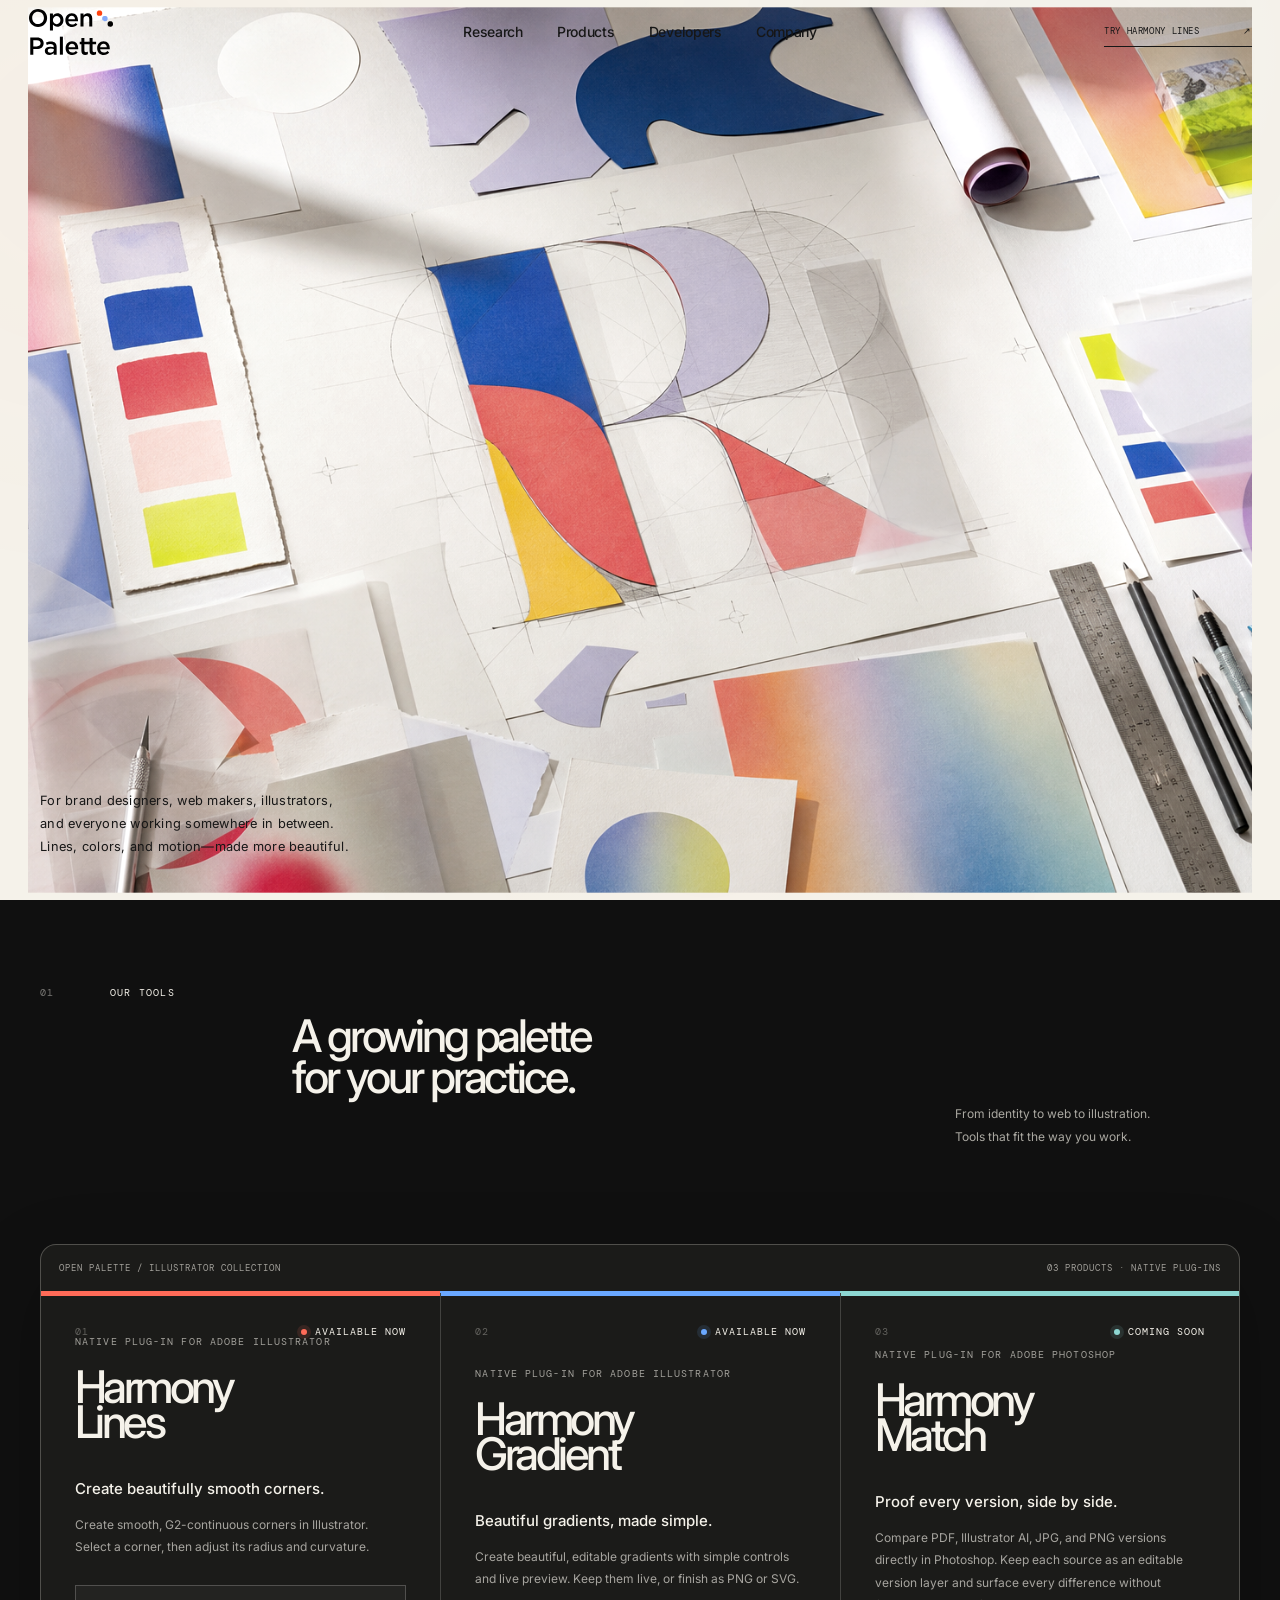
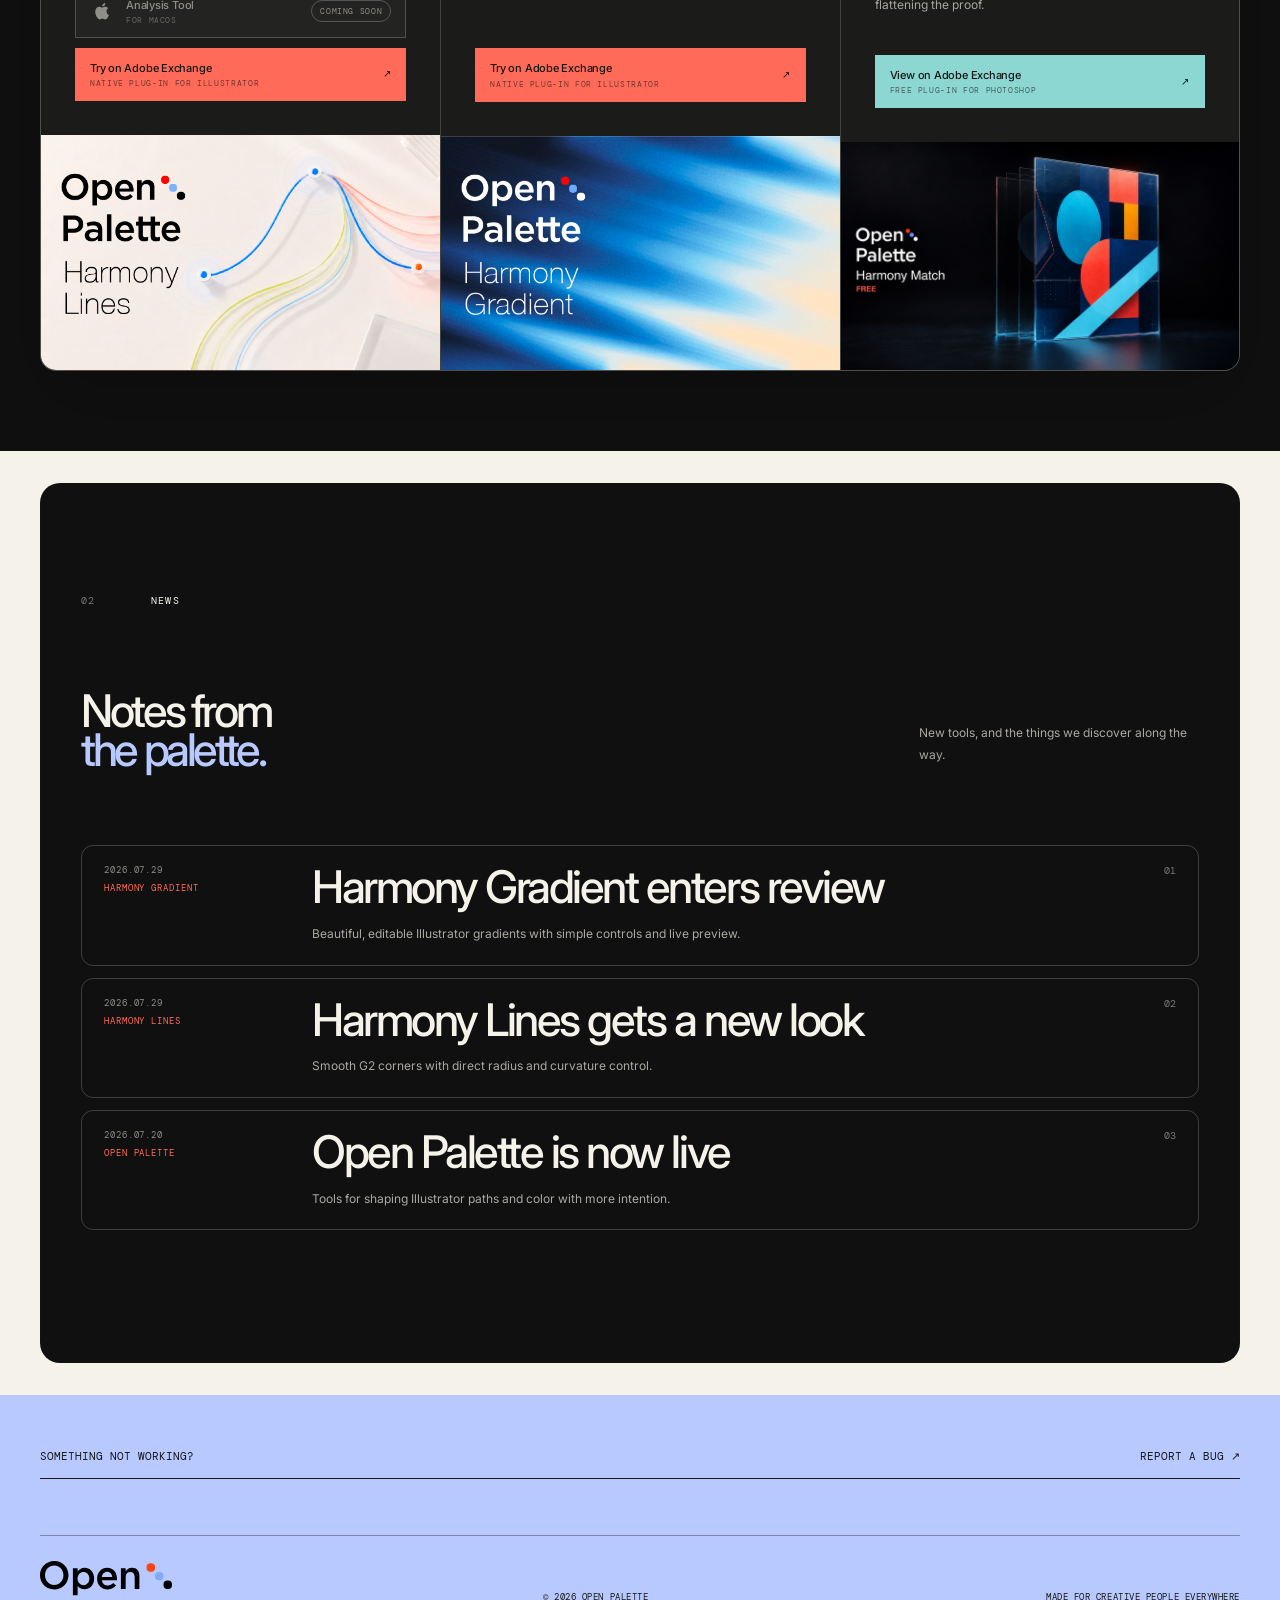
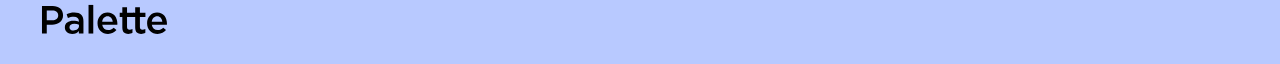
<file: index.html>
<!doctype html>
<html lang="en">
  <head>
    <meta charset="UTF-8" />
    <meta name="viewport" content="width=device-width, initial-scale=1.0" />
    <meta name="description" content="Open Palette creates native Adobe Illustrator plug-ins for smoother lines and beautiful gradients." />
    <meta name="theme-color" content="#0c0c0c" />
    <link rel="icon" href="/favicon.svg?v=1" type="image/svg+xml" sizes="any" />
    <title>Open Palette — Tools for a harmonious canvas</title>
    <link rel="preconnect" href="https://fonts.googleapis.com" />
    <link rel="preconnect" href="https://fonts.gstatic.com" crossorigin />
    <link href="https://fonts.googleapis.com/css2?family=DM+Mono:wght@300;400;500&family=Inter:wght@400;500;600&display=swap" rel="stylesheet" />
    <link rel="stylesheet" href="./styles.css?v=film-v27" />
  </head>
  <body class="home-page">
    <div class="noise" aria-hidden="true"></div>

    <header class="site-header" data-header>
      <a class="brand" href="#top" aria-label="Open Palette home">
        <span class="brand-logo-frame">
          <img class="brand-logo brand-logo-light" src="./assets/w.svg" alt="Open Palette" />
          <img class="brand-logo brand-logo-dark" src="./assets/b.svg" alt="" aria-hidden="true" />
        </span>
      </a>
      <nav class="nav-links" aria-label="Main navigation">
        <a href="./research.html">Research</a>
        <a href="#tools">Products</a>
        <a href="./developers.html">Developers</a>
        <a href="./company.html">Company</a>
      </nav>
      <a class="header-cta" href="#harmony-lines"><span>Try Harmony Lines</span><span aria-hidden="true">↗</span></a>
      <button class="menu-button" type="button" aria-label="Open menu" aria-expanded="false">
        <span></span><span></span>
      </button>
    </header>

    <nav class="mobile-nav" aria-label="Mobile navigation" aria-hidden="true">
      <a href="./research.html"><span>01</span>Research</a>
      <a href="#tools"><span>02</span>Products</a>
      <a href="./developers.html"><span>03</span>Developers</a>
      <a href="./company.html"><span>04</span>Company</a>
    </nav>

    <main class="home-main">
      <section class="hero hero-film" id="top" aria-labelledby="hero-title">
        <div class="film-stage" data-film-stage aria-hidden="true">
          <div class="film-grain"></div>

          <figure class="film-state film-state-kv" data-film-kv>
            <img src="./assets/creative-worktable-type.png" alt="" />
          </figure>

          <div class="film-state film-state-words" data-film-words>
            <div class="film-word" data-film-word="words" style="--x:8%;--y:22%;--delay:0ms">The</div>
            <div class="film-word" data-film-word="words" style="--x:26%;--y:40%;--delay:260ms">next</div>
            <div class="film-word" data-film-word="words" style="--x:48%;--y:58%;--delay:520ms">era</div>
            <div class="film-word" data-film-word="words" style="--x:71%;--y:40%;--delay:780ms">of</div>
            <div class="film-word" data-film-word="words" style="--x:82%;--y:22%;--delay:1040ms">vector</div>
            <div class="film-word" data-film-word="words" style="--x:12%;--y:72%;--delay:1300ms">tools</div>
          </div>

          <div class="film-state film-state-split" data-film-split>
            <figure class="film-split-image"><img src="./assets/design-studio.png" alt="" /></figure>
            <div class="film-split-words">
              <span data-film-word="split" style="--delay:0ms">The</span><span data-film-word="split" style="--delay:220ms">next</span><span data-film-word="split" style="--delay:440ms">era</span><span data-film-word="split" style="--delay:660ms">of</span><span data-film-word="split" style="--delay:880ms">vector</span><span data-film-word="split" style="--delay:1100ms">tools</span>
            </div>
          </div>

          <div class="film-state film-state-slide" data-film-slide>
            <figure class="film-slide-image"><img src="./assets/graphic-worktable-screen.png" alt="" /></figure>
            <div class="film-slide-words">
              <span data-film-word="slide" style="--delay:0ms">Design</span><span data-film-word="slide" style="--delay:220ms">starts</span><span data-film-word="slide" style="--delay:440ms">with</span><span data-film-word="slide" style="--delay:660ms">a</span><span data-film-word="slide" style="--delay:880ms">line</span>
            </div>
          </div>

          <div class="film-state film-state-triptych" data-film-triptych>
            <figure><img src="./assets/creative-worktable-type.png" alt="" /></figure>
            <figure><img src="./assets/creative-worktable-geometry.png" alt="" /></figure>
            <figure><img src="./assets/creative-worktable-materials.png" alt="" /></figure>
          </div>

          <div class="film-state film-state-statement" data-film-statement>
            <p>Design in harmony</p>
          </div>
        </div>
        <div class="hero-content film-ui">
          <h1 id="hero-title" class="sr-only">Open Palette makes tools for a more harmonious canvas.</h1>
          <div class="hero-bottom film-ui-bottom">
            <p>For brand designers, web makers, illustrators,<br />and everyone working somewhere in between.<br />Lines, colors, and motion—made more beautiful.</p>
          </div>
        </div>
        <div class="hero-index" aria-hidden="true">OP / 001</div>
      </section>

      <section class="tools" id="tools" aria-labelledby="tools-title">
        <div class="tools-heading reveal">
          <div class="section-meta light"><span>01</span><span>Our tools</span></div>
          <h2 id="tools-title">A growing palette<br />for your <span class="serif">practice.</span></h2>
          <p>From identity to web to illustration.<br />Tools that fit the way you work.</p>
        </div>

        <div class="product-collection" aria-label="Open Palette plug-in collection">
          <div class="product-collection-bar">
            <span>Open Palette / Illustrator collection</span>
            <span>03 products · Native plug-ins</span>
          </div>

          <article class="product product-primary" id="harmony-lines">
            <div class="product-copy reveal">
              <div class="product-topline">
                <span class="product-number">01</span>
                <span class="status available"><i></i> Available now</span>
              </div>
              <div>
                <p class="product-type">Native plug-in for Adobe Illustrator</p>
                <h3>Harmony<br /><span>Lines</span></h3>
                <p class="product-jp">Create beautifully smooth corners.</p>
                <p class="product-description">Create smooth, G2-continuous corners in Illustrator. Select a corner, then adjust its radius and curvature.</p>
              </div>
              <div class="product-actions" aria-label="Harmony Lines tools">
                <div class="product-action product-action-coming-soon" aria-label="Analysis Tool for macOS, coming soon">
                  <span class="macos-mark" aria-hidden="true"><svg viewBox="0 0 24 24" focusable="false"><path d="M17.4 12.6c0-2.5 2-3.7 2.1-3.8-1.1-1.7-2.9-1.9-3.5-1.9-1.5-.2-3 .9-3.8.9-.8 0-2-.9-3.3-.9-1.7 0-3.2 1-4.1 2.5-1.8 3.1-.5 7.7 1.2 10.2.9 1.2 1.9 2.5 3.2 2.5 1.3-.1 1.8-.8 3.3-.8s1.9.8 3.3.8 2.2-1.2 3.1-2.4c1-1.4 1.4-2.8 1.4-2.9-.1 0-2.9-1.1-2.9-4.2ZM14.9 5.3c.7-.8 1.2-1.9 1.1-3-.9 0-2 .6-2.7 1.3-.6.7-1.2 1.8-1 2.9 1 0 2-.5 2.6-1.2Z" /></svg></span>
                  <span><strong>Analysis Tool</strong><small>For macOS</small></span>
                  <span class="coming-soon-label">Coming soon</span>
                </div>
                <a class="product-action product-action-primary" href="https://exchange.adobe.com/apps/cc/206033/harmony-lines-free" target="_blank" rel="noopener noreferrer" aria-label="Try Harmony Lines on Adobe Exchange (opens in a new tab)">
                  <span><strong>Try on Adobe Exchange</strong><small>Native plug-in for Illustrator</small></span><span aria-hidden="true">↗</span>
                </a>
              </div>
            </div>

            <figure class="product-fv product-fv-lines">
              <img src="./assets/harmony-lines-fv.jpg" alt="Harmony Lines" width="1360" height="800" />
            </figure>
          </article>

          <article class="product product-gradient" id="harmony-gradient">
            <div class="product-copy reveal">
              <div class="product-topline">
                <span class="product-number">02</span><span class="status available"><i></i> Available now</span>
              </div>
              <div>
                <p class="product-type">Native plug-in for Adobe Illustrator</p>
                <h3>Harmony<br /><span>Gradient</span></h3>
                <p class="product-jp">Beautiful gradients, made simple.</p>
                <p class="product-description">Create beautiful, editable gradients with simple controls and live preview. Keep them live, or finish as PNG or SVG.</p>
              </div>
              <div class="product-actions" aria-label="Harmony Gradient tools">
                <a class="product-action product-action-primary" href="https://exchange.adobe.com/apps/cc/206034/harmony-gradient-free" target="_blank" rel="noopener noreferrer" aria-label="Try Harmony Gradient on Adobe Exchange (opens in a new tab)">
                  <span><strong>Try on Adobe Exchange</strong><small>Native plug-in for Illustrator</small></span><span aria-hidden="true">↗</span>
                </a>
              </div>
            </div>
            <figure class="product-fv product-fv-gradient">
              <img src="./assets/harmony-gradient-fv.jpg" alt="Harmony Gradient" width="1360" height="800" />
            </figure>
          </article>

          <article class="product product-match" id="harmony-match">
            <div class="product-copy reveal">
              <div class="product-topline">
                <span class="product-number">03</span><span class="status coming-soon"><i></i> Coming soon</span>
              </div>
              <div>
                <p class="product-type">Native plug-in for Adobe Photoshop</p>
                <h3>Harmony<br /><span>Match</span></h3>
                <p class="product-jp">Proof every version, side by side.</p>
                <p class="product-description">Compare PDF, Illustrator AI, JPG, and PNG versions directly in Photoshop. Keep each source as an editable version layer and surface every difference without flattening the proof.</p>
              </div>
              <div class="product-actions" aria-label="Harmony Match tools">
                <a class="product-action product-action-primary" href="https://exchange.adobe.com/apps/cc/205643/overview" target="_blank" rel="noopener noreferrer" aria-label="View Harmony Match on Adobe Exchange (opens in a new tab)">
                  <span><strong>View on Adobe Exchange</strong><small>Free plug-in for Photoshop</small></span><span aria-hidden="true">↗</span>
                </a>
              </div>
            </div>
            <figure class="product-fv product-fv-match">
              <img src="./assets/harmony-match-fv.jpg" alt="Harmony Match" width="1659" height="948" />
            </figure>
          </article>
        </div>

      </section>

      <section class="news-section" id="news" aria-labelledby="news-title">
        <div class="section-meta light"><span>02</span><span>News</span></div>
        <div class="news-heading">
          <h2 id="news-title">Notes from<br /><span>the palette.</span></h2>
          <p>New tools, and the things we discover along the way.</p>
        </div>
        <div class="news-list" data-news-list aria-live="polite"></div>
      </section>
    </main>

    <footer id="contact">
      <div class="footer-contact">
        <span>Something not working?</span>
        <a href="./developers.html">Report a bug <span aria-hidden="true">↗</span></a>
      </div>
      <div class="footer-bottom">
        <a class="brand footer-brand" href="#top" aria-label="Open Palette home">
          <img class="footer-logo" src="./assets/b.svg" alt="Open Palette" />
        </a>
        <p>© 2026 Open Palette</p><p>Made for creative people everywhere</p>
      </div>
    </footer>
    <script src="./script.js?v=film-v14"></script>
  </body>
</html>
</file>
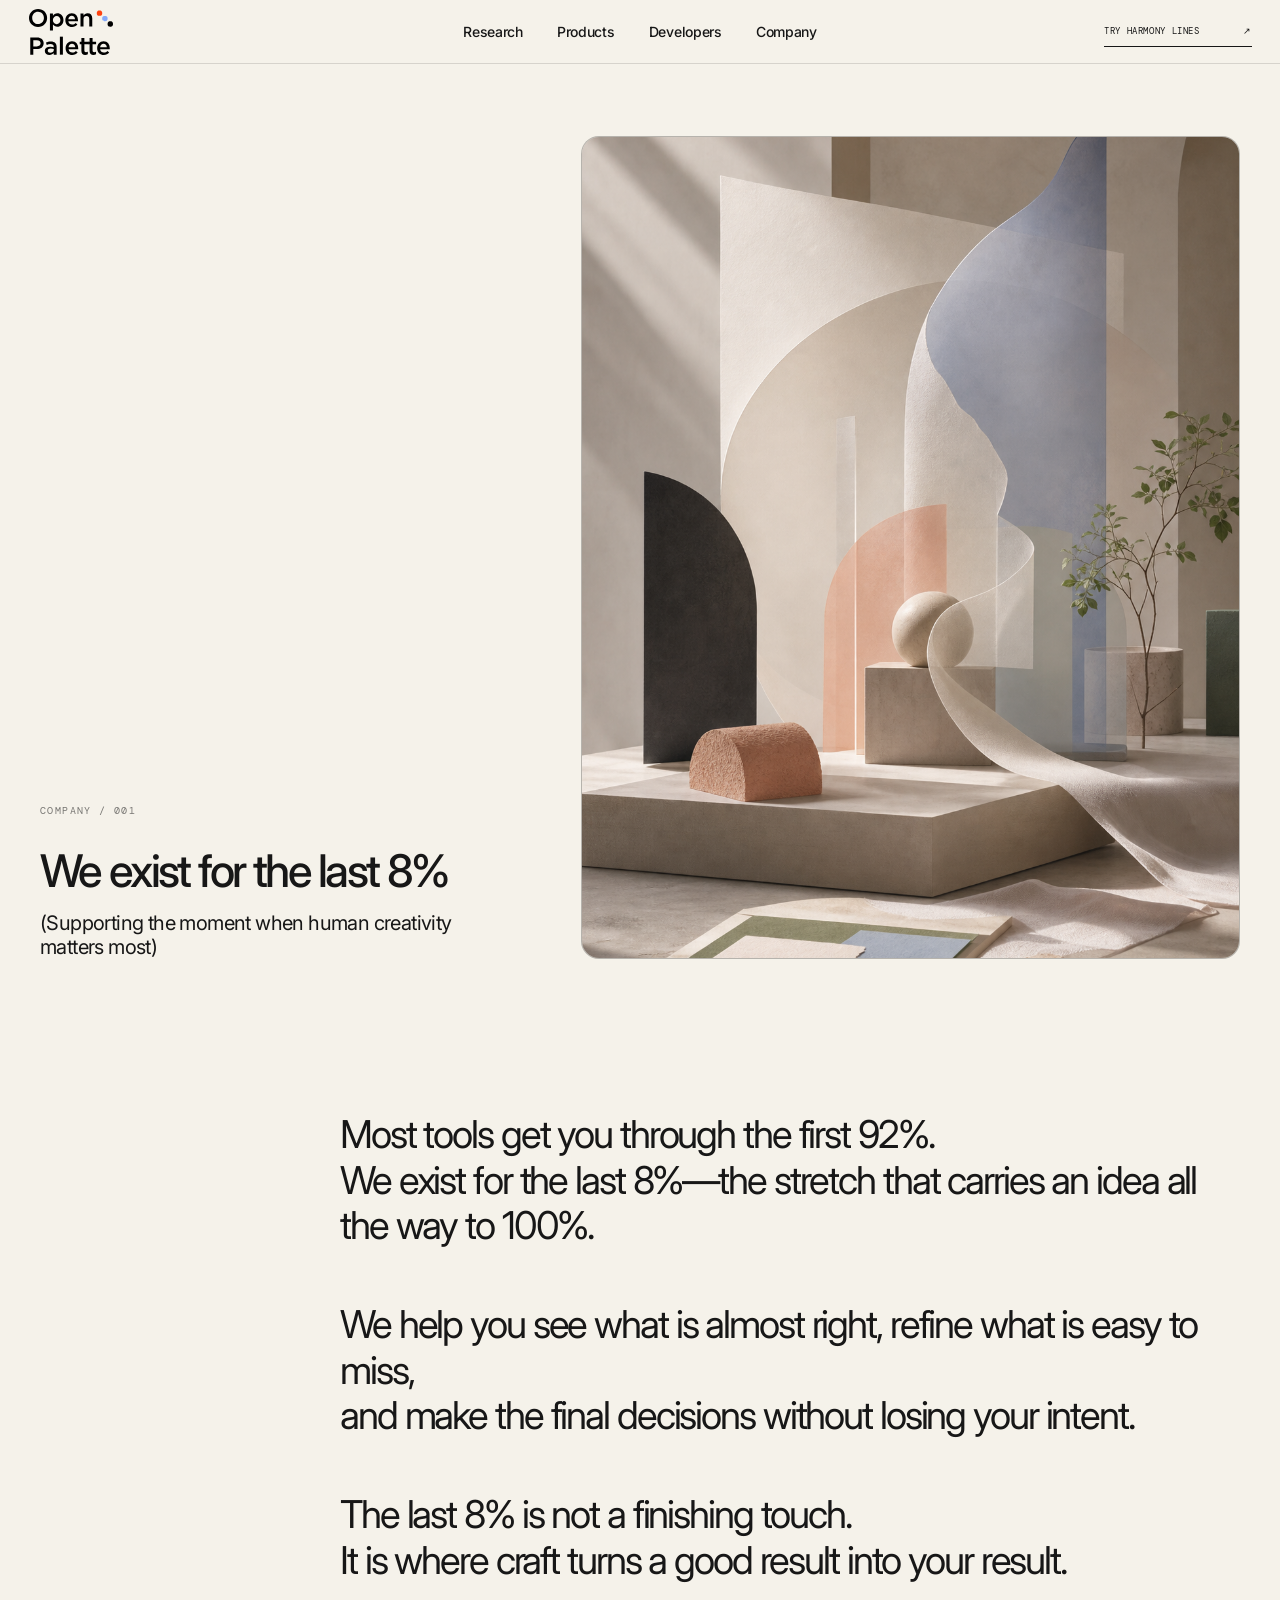
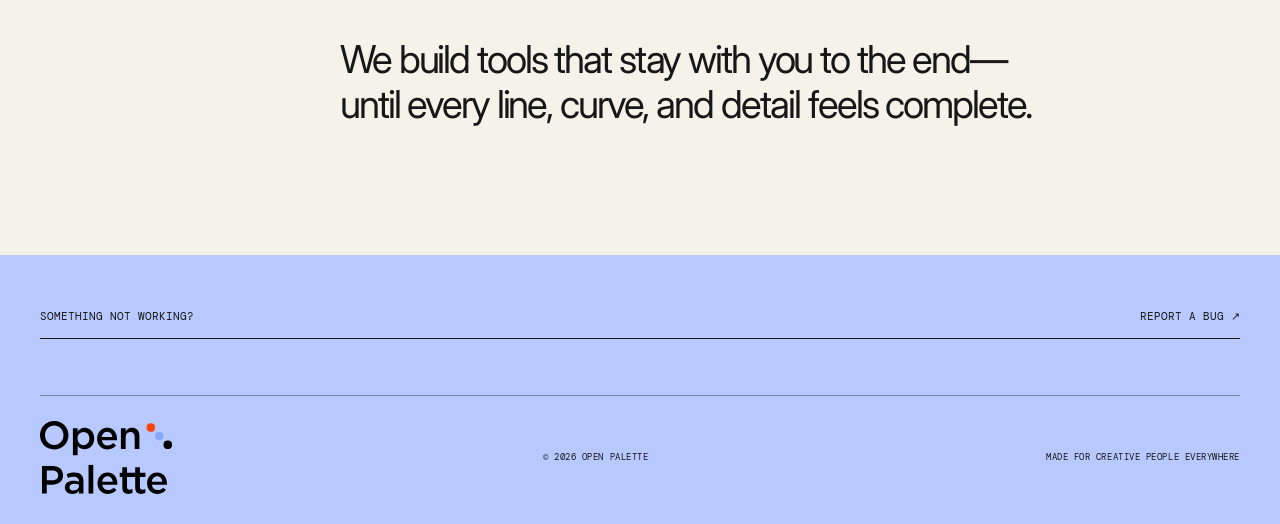
<file: company.html>
<!doctype html>
<html lang="en">
  <head>
    <meta charset="UTF-8" />
    <meta name="viewport" content="width=device-width, initial-scale=1.0" />
    <meta name="description" content="Open Palette company vision." />
    <meta name="theme-color" content="#f5f2ea" />
    <link rel="icon" href="/favicon.svg?v=1" type="image/svg+xml" sizes="any" />
    <title>Company Vision — Open Palette</title>
    <link rel="preconnect" href="https://fonts.googleapis.com" />
    <link rel="preconnect" href="https://fonts.gstatic.com" crossorigin />
    <link href="https://fonts.googleapis.com/css2?family=DM+Mono:wght@300;400;500&amp;family=Inter:wght@400;500;600&amp;display=swap" rel="stylesheet" />
    <link rel="stylesheet" href="./styles.css?v=film-v26" />
    <link rel="stylesheet" href="./company.css?v=company-v1" />
  </head>
  <body class="company-page">
    <header class="site-header" data-header>
      <a class="brand" href="./index.html#top" aria-label="Open Palette home">
        <span class="brand-logo-frame">
          <img class="brand-logo brand-logo-light" src="./assets/w.svg" alt="Open Palette" />
          <img class="brand-logo brand-logo-dark" src="./assets/b.svg" alt="" aria-hidden="true" />
        </span>
      </a>
      <nav class="nav-links" aria-label="Main navigation">
        <a href="./research.html">Research</a>
        <a href="./index.html#tools">Products</a>
        <a href="./developers.html">Developers</a>
        <a href="./company.html" aria-current="page">Company</a>
      </nav>
      <a class="header-cta" href="./index.html#harmony-lines"><span>Try Harmony Lines</span><span aria-hidden="true">↗</span></a>
      <button class="menu-button" type="button" aria-label="Open menu" aria-expanded="false">
        <span></span><span></span>
      </button>
    </header>

    <nav class="mobile-nav" aria-label="Mobile navigation" aria-hidden="true">
      <a href="./research.html"><span>01</span>Research</a>
      <a href="./index.html#tools"><span>02</span>Products</a>
      <a href="./developers.html"><span>03</span>Developers</a>
      <a href="./company.html" aria-current="page"><span>04</span>Company</a>
    </nav>

    <main class="company-main">
      <section class="company-intro" aria-labelledby="company-title">
        <div class="company-intro-copy">
          <p class="company-kicker">COMPANY / 001</p>
          <h1 id="company-title">We exist for the last 8%<span class="company-title-note" lang="en">(Supporting the moment when human creativity matters most)</span></h1>
        </div>
        <figure class="company-vision-image">
          <img src="./assets/company-vision-v1.png" alt="An abstract studio scene of curves and materials layered together" />
        </figure>
      </section>

      <section class="company-copy" aria-label="Company vision statement">
        <p>Most tools get you through the first 92%.<br />We exist for the last 8%—the stretch that carries an idea all the way to 100%.</p>
        <p>We help you see what is almost right, refine what is easy to miss,<br />and make the final decisions without losing your intent.</p>
        <p>The last 8% is not a finishing touch.<br />It is where craft turns a good result into your result.</p>
        <p>We build tools that stay with you to the end—<br />until every line, curve, and detail feels complete.</p>
      </section>
    </main>

    <footer id="contact">
      <div class="footer-contact">
        <span>Something not working?</span>
        <a href="./developers.html">Report a bug <span aria-hidden="true">↗</span></a>
      </div>
      <div class="footer-bottom">
        <a class="brand footer-brand" href="./index.html#top" aria-label="Open Palette home">
          <img class="footer-logo" src="./assets/b.svg" alt="Open Palette" />
        </a>
        <p>© 2026 Open Palette</p>
        <p>Made for creative people everywhere</p>
      </div>
    </footer>
    <script src="./script.js?v=film-v14"></script>
  </body>
</html>
</file>
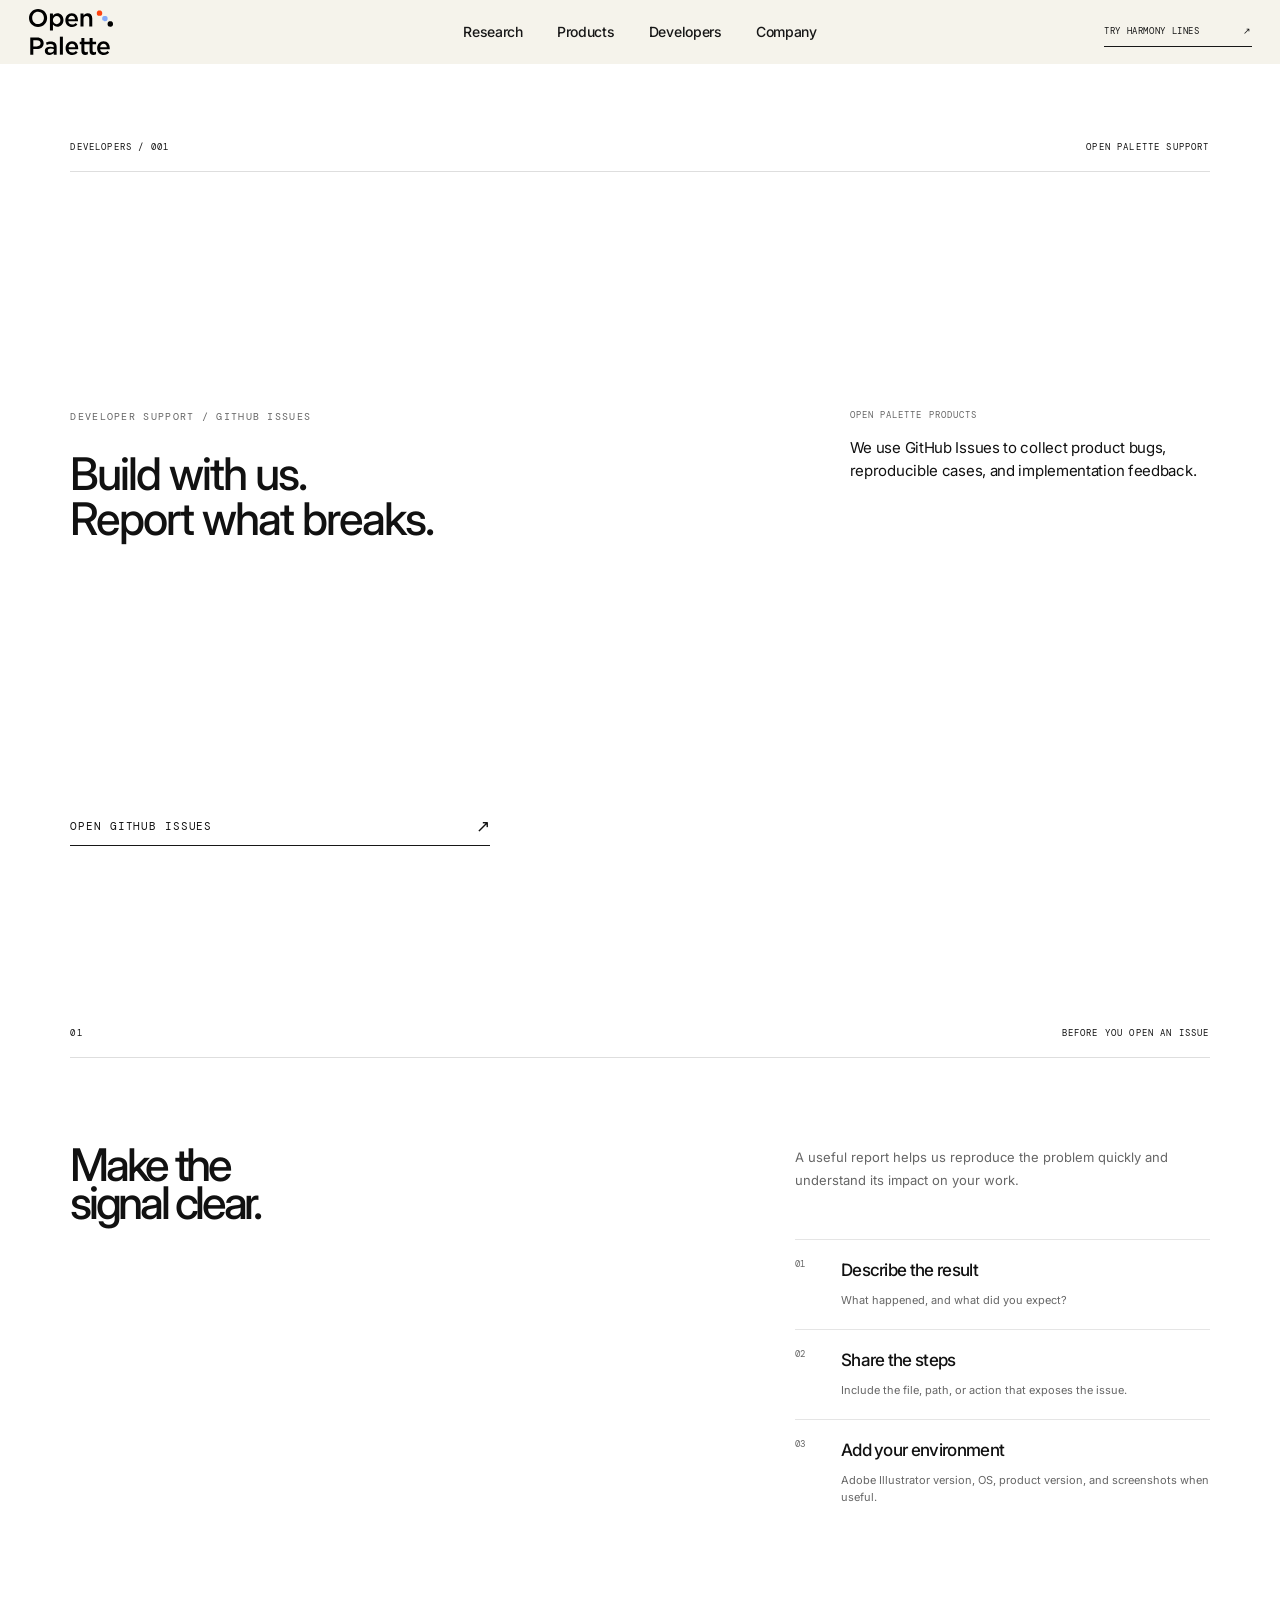
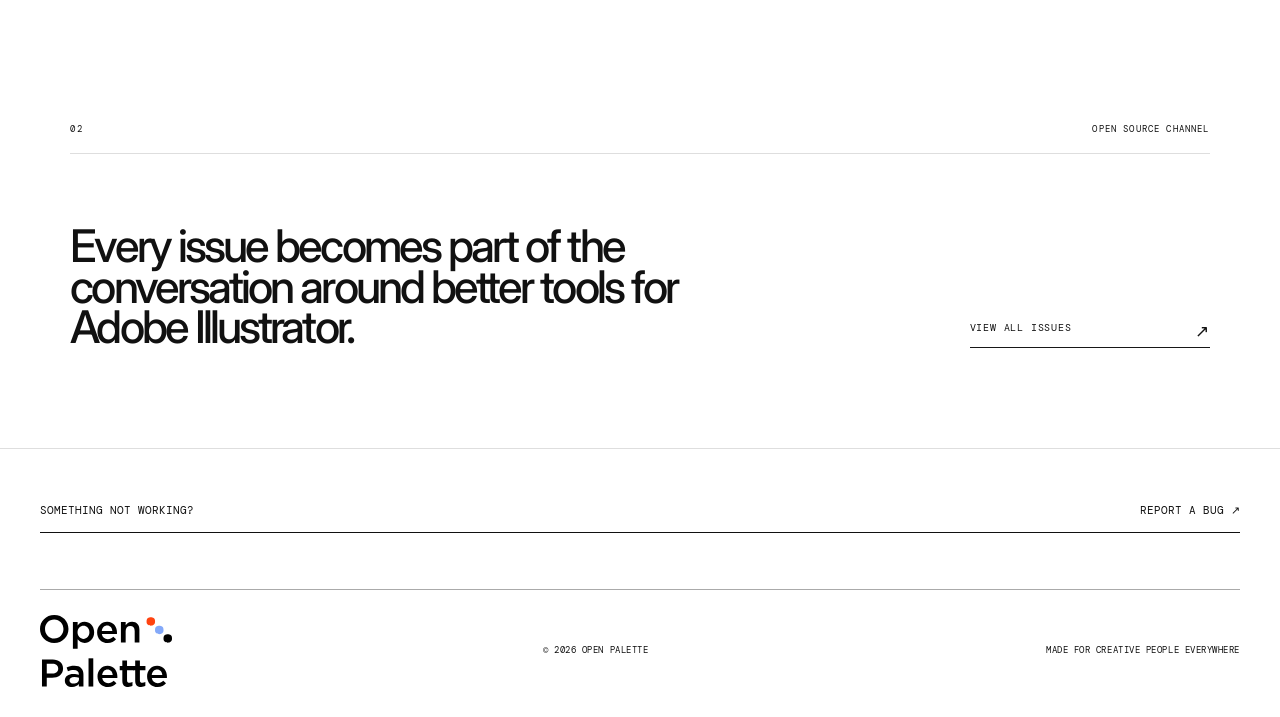
<file: developers.html>
<!doctype html>
<html lang="en">
  <head>
    <meta charset="UTF-8" />
    <meta name="viewport" content="width=device-width, initial-scale=1.0" />
    <meta name="description" content="Developer support and GitHub issue reporting for Open Palette products." />
    <meta name="theme-color" content="#f5f2ea" />
    <link rel="icon" href="/favicon.svg?v=1" type="image/svg+xml" sizes="any" />
    <title>Developers / GitHub Issues — Open Palette</title>
    <link rel="preconnect" href="https://fonts.googleapis.com" />
    <link rel="preconnect" href="https://fonts.gstatic.com" crossorigin />
    <link href="https://fonts.googleapis.com/css2?family=DM+Mono:wght@300;400;500&family=Inter:wght@400;500;600&display=swap" rel="stylesheet" />
    <link rel="stylesheet" href="./styles.css?v=film-v26" />
    <link rel="stylesheet" href="./developers.css?v=developers-v4" />
  </head>
  <body class="developers-page">
    <div class="noise" aria-hidden="true"></div>

    <header class="site-header" data-header>
      <a class="brand" href="./index.html#top" aria-label="Open Palette home">
        <span class="brand-logo-frame">
          <img class="brand-logo brand-logo-light" src="./assets/w.svg" alt="Open Palette" />
          <img class="brand-logo brand-logo-dark" src="./assets/b.svg" alt="" aria-hidden="true" />
        </span>
      </a>
      <nav class="nav-links" aria-label="Main navigation">
        <a href="./research.html">Research</a>
        <a href="./index.html#tools">Products</a>
        <a href="./developers.html" aria-current="page">Developers</a>
        <a href="./company.html">Company</a>
      </nav>
      <a class="header-cta" href="./index.html#harmony-lines"><span>Try Harmony Lines</span><span aria-hidden="true">↗</span></a>
      <button class="menu-button" type="button" aria-label="Open menu" aria-expanded="false">
        <span></span><span></span>
      </button>
    </header>

    <nav class="mobile-nav" aria-label="Mobile navigation" aria-hidden="true">
      <a href="./research.html"><span>01</span>Research</a>
      <a href="./index.html#tools"><span>02</span>Products</a>
      <a href="./developers.html" aria-current="page"><span>03</span>Developers</a>
      <a href="./company.html"><span>04</span>Company</a>
    </nav>

    <main>
      <section class="developer-hero">
        <div class="developer-topline"><span>DEVELOPERS / 001</span><span>OPEN PALETTE SUPPORT</span></div>
        <div class="developer-hero-grid">
          <div>
            <p class="developer-kicker">Developer support / GitHub Issues</p>
            <h1>Build with us.<br /><em>Report what breaks.</em></h1>
          </div>
          <div class="developer-side-note">
            <span>Open Palette products</span>
            <p>We use GitHub Issues to collect product bugs, reproducible cases, and implementation feedback.</p>
          </div>
        </div>
        <a class="developer-cta" href="https://github.com/sayamet7/openpalette/issues/new?template=bug_report.yml" target="_blank" rel="noreferrer"><span>Open GitHub Issues</span><span aria-hidden="true">↗</span></a>
      </section>

      <section class="developer-guide">
        <div class="developer-section-meta"><span>01</span><span>Before you open an issue</span></div>
        <div class="developer-guide-grid">
          <h2>Make the<br /><em>signal clear.</em></h2>
          <div class="developer-copy">
            <p>A useful report helps us reproduce the problem quickly and understand its impact on your work.</p>
            <ol>
              <li><span>01</span><strong>Describe the result</strong><small>What happened, and what did you expect?</small></li>
              <li><span>02</span><strong>Share the steps</strong><small>Include the file, path, or action that exposes the issue.</small></li>
              <li><span>03</span><strong>Add your environment</strong><small>Adobe Illustrator version, OS, product version, and screenshots when useful.</small></li>
            </ol>
          </div>
        </div>
      </section>

      <section class="developer-bottom">
        <div class="developer-bottom-label"><span>02</span><span>Open source channel</span></div>
        <div class="developer-bottom-grid">
          <p>Every issue becomes part of the conversation around better tools for Adobe Illustrator.</p>
          <a href="https://github.com/sayamet7/openpalette/issues" target="_blank" rel="noreferrer">View all issues <span aria-hidden="true">↗</span></a>
        </div>
      </section>
    </main>

    <footer id="contact">
      <div class="footer-contact">
        <span>Something not working?</span>
        <a href="https://github.com/sayamet7/openpalette/issues/new?template=bug_report.yml" target="_blank" rel="noreferrer">Report a bug <span aria-hidden="true">↗</span></a>
      </div>
      <div class="footer-bottom">
        <a class="brand footer-brand" href="./index.html#top" aria-label="Open Palette home">
          <img class="footer-logo" src="./assets/b.svg" alt="Open Palette" />
        </a>
        <p>© 2026 Open Palette</p><p>Made for creative people everywhere</p>
      </div>
    </footer>
    <script src="./script.js?v=film-v14"></script>
  </body>
</html>
</file>
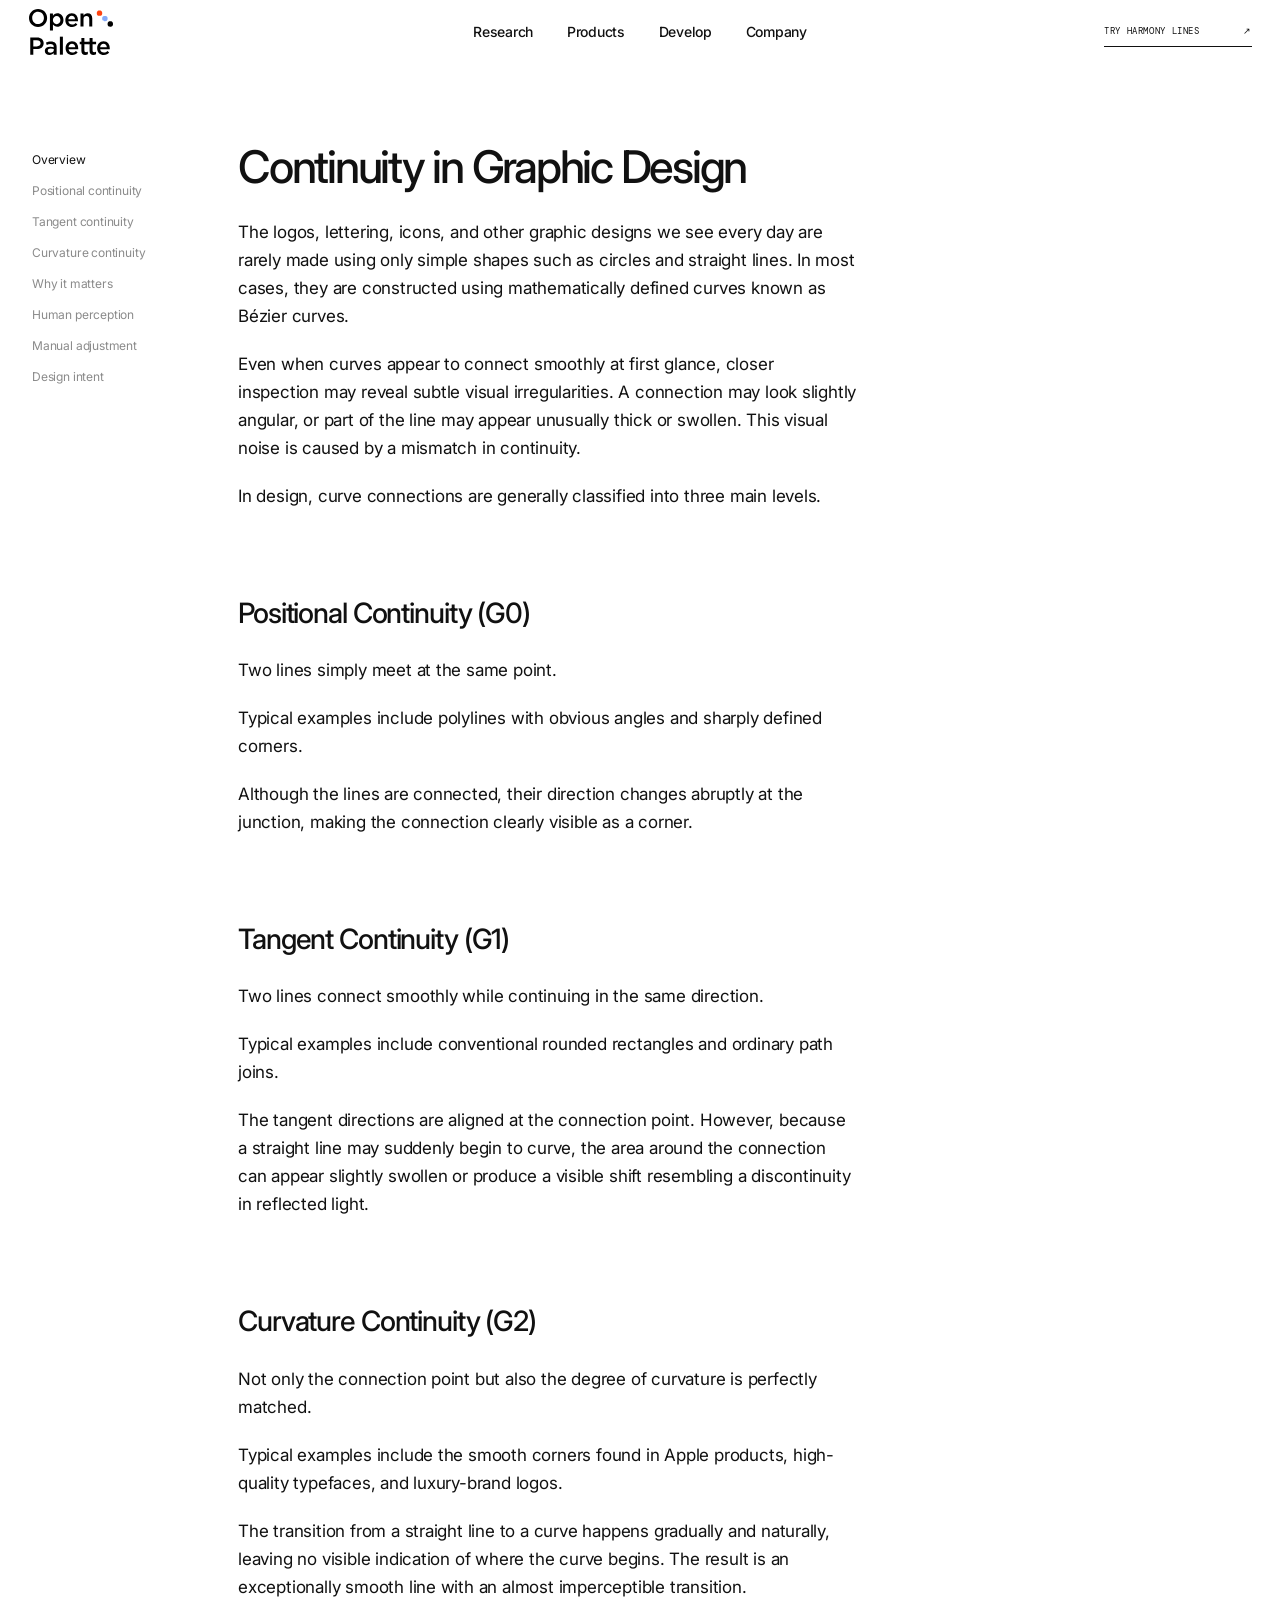
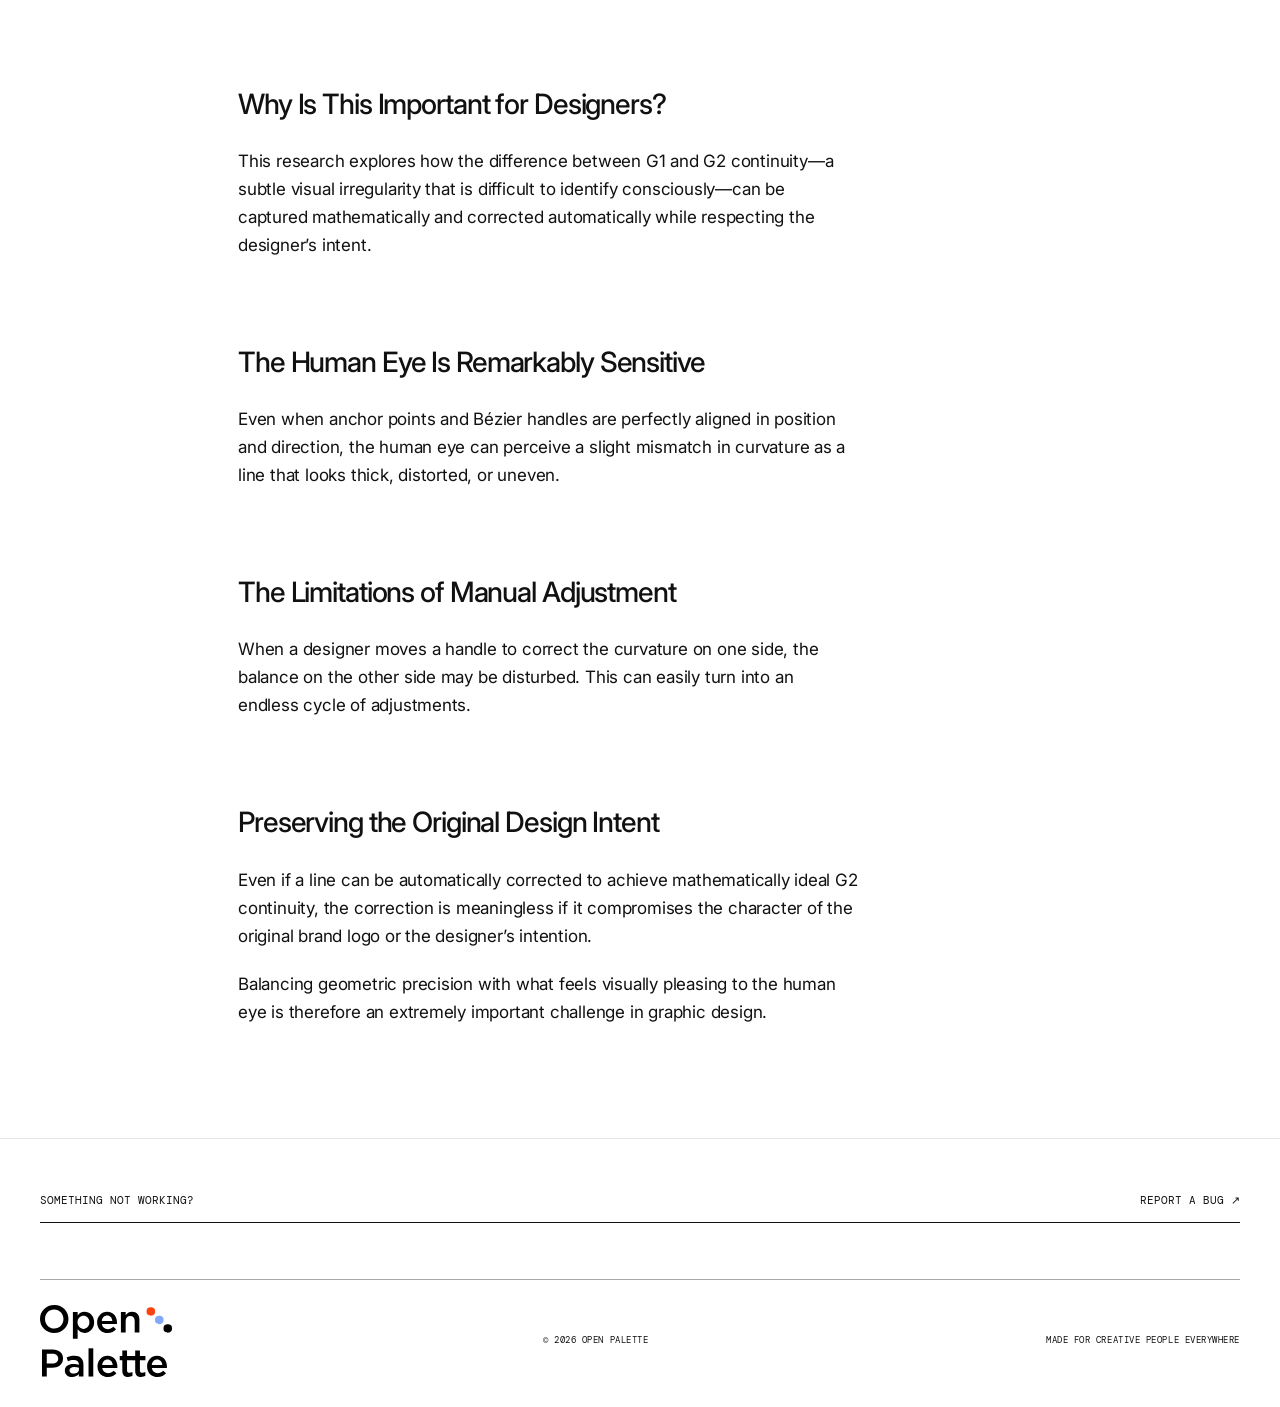
<file: research.html>
<!doctype html>
<html lang="en">
  <head>
    <meta charset="UTF-8" />
    <meta name="viewport" content="width=device-width, initial-scale=1.0" />
    <meta name="description" content="An introduction to continuity in graphic design and Bézier curves." />
    <meta name="theme-color" content="#ffffff" />
    <link rel="icon" href="/favicon.svg?v=1" type="image/svg+xml" sizes="any" />
    <title>Continuity in Graphic Design — Open Palette</title>
    <link rel="preconnect" href="https://fonts.googleapis.com" />
    <link rel="preconnect" href="https://fonts.gstatic.com" crossorigin />
    <link href="https://fonts.googleapis.com/css2?family=DM+Mono:wght@300;400;500&amp;family=Inter:wght@400;500;600&amp;display=swap" rel="stylesheet" />
    <link rel="stylesheet" href="./styles.css?v=film-v26" />
    <link rel="stylesheet" href="./research.css?v=research-v20" />
  </head>
  <body class="research-page">
    <header class="site-header" data-header>
      <a class="brand" href="./index.html#top" aria-label="Open Palette home">
        <span class="brand-logo-frame">
          <img class="brand-logo brand-logo-light" src="./assets/w.svg" alt="Open Palette" />
          <img class="brand-logo brand-logo-dark" src="./assets/b.svg" alt="" aria-hidden="true" />
        </span>
      </a>
      <nav class="nav-links" aria-label="Main navigation">
        <a href="./research.html" aria-current="page">Research</a>
        <a href="./index.html#tools">Products</a>
        <a href="./developers.html">Develop</a>
        <a href="./company.html">Company</a>
      </nav>
      <a class="header-cta" href="./index.html#harmony-lines"><span>Try Harmony Lines</span><span aria-hidden="true">↗</span></a>
      <button class="menu-button" type="button" aria-label="Open menu" aria-expanded="false">
        <span></span><span></span>
      </button>
    </header>

    <nav class="mobile-nav" aria-label="Mobile navigation" aria-hidden="true">
      <a href="./research.html" aria-current="page"><span>01</span>Research</a>
      <a href="./index.html#tools"><span>02</span>Products</a>
      <a href="./developers.html"><span>03</span>Develop</a>
      <a href="./company.html"><span>04</span>Company</a>
    </nav>

    <main>
      <div class="research-article-shell">
        <nav class="research-toc" aria-label="In this research">
          <div class="research-toc-links">
            <a href="#overview"><span>01</span><strong>Overview</strong></a>
            <a href="#g0"><span>02</span><strong>Positional continuity</strong></a>
            <a href="#g1"><span>03</span><strong>Tangent continuity</strong></a>
            <a href="#g2"><span>04</span><strong>Curvature continuity</strong></a>
            <a href="#importance"><span>05</span><strong>Why it matters</strong></a>
            <a href="#perception"><span>06</span><strong>Human perception</strong></a>
            <a href="#manual-adjustment"><span>07</span><strong>Manual adjustment</strong></a>
            <a href="#design-intent"><span>08</span><strong>Design intent</strong></a>
          </div>
        </nav>

        <article class="research-document">
          <section class="research-document-lede" id="overview">
            <h1>Continuity in Graphic Design</h1>
            <div class="research-document-copy">
              <p>The logos, lettering, icons, and other graphic designs we see every day are rarely made using only simple shapes such as circles and straight lines. In most cases, they are constructed using mathematically defined curves known as Bézier curves.</p>
              <p>Even when curves appear to connect smoothly at first glance, closer inspection may reveal subtle visual irregularities. A connection may look slightly angular, or part of the line may appear unusually thick or swollen. This visual noise is caused by a mismatch in continuity.</p>
              <p>In design, curve connections are generally classified into three main levels.</p>
            </div>
          </section>

          <section class="research-document-section" id="g0">
            <h2>Positional Continuity (G0)</h2>
            <div class="research-document-copy">
              <p>Two lines simply meet at the same point.</p>
              <p>Typical examples include polylines with obvious angles and sharply defined corners.</p>
              <p>Although the lines are connected, their direction changes abruptly at the junction, making the connection clearly visible as a corner.</p>
            </div>
          </section>

          <section class="research-document-section" id="g1">
            <h2>Tangent Continuity (G1)</h2>
            <div class="research-document-copy">
              <p>Two lines connect smoothly while continuing in the same direction.</p>
              <p>Typical examples include conventional rounded rectangles and ordinary path joins.</p>
              <p>The tangent directions are aligned at the connection point. However, because a straight line may suddenly begin to curve, the area around the connection can appear slightly swollen or produce a visible shift resembling a discontinuity in reflected light.</p>
            </div>
          </section>

          <section class="research-document-section" id="g2">
            <h2>Curvature Continuity (G2)</h2>
            <div class="research-document-copy">
              <p>Not only the connection point but also the degree of curvature is perfectly matched.</p>
              <p>Typical examples include the smooth corners found in Apple products, high-quality typefaces, and luxury-brand logos.</p>
              <p>The transition from a straight line to a curve happens gradually and naturally, leaving no visible indication of where the curve begins. The result is an exceptionally smooth line with an almost imperceptible transition.</p>
            </div>
          </section>

          <section class="research-document-section" id="importance">
            <h2>Why Is This Important for Designers?</h2>
            <div class="research-document-copy">
              <p>This research explores how the difference between G1 and G2 continuity—a subtle visual irregularity that is difficult to identify consciously—can be captured mathematically and corrected automatically while respecting the designer’s intent.</p>
            </div>
          </section>

          <section class="research-document-section" id="perception">
            <h2>The Human Eye Is Remarkably Sensitive</h2>
            <div class="research-document-copy">
              <p>Even when anchor points and Bézier handles are perfectly aligned in position and direction, the human eye can perceive a slight mismatch in curvature as a line that looks thick, distorted, or uneven.</p>
            </div>
          </section>

          <section class="research-document-section" id="manual-adjustment">
            <h2>The Limitations of Manual Adjustment</h2>
            <div class="research-document-copy">
              <p>When a designer moves a handle to correct the curvature on one side, the balance on the other side may be disturbed. This can easily turn into an endless cycle of adjustments.</p>
            </div>
          </section>

          <section class="research-document-section" id="design-intent">
            <h2>Preserving the Original Design Intent</h2>
            <div class="research-document-copy">
              <p>Even if a line can be automatically corrected to achieve mathematically ideal G2 continuity, the correction is meaningless if it compromises the character of the original brand logo or the designer’s intention.</p>
              <p>Balancing geometric precision with what feels visually pleasing to the human eye is therefore an extremely important challenge in graphic design.</p>
            </div>
          </section>
        </article>
      </div>
    </main>

    <footer id="contact">
      <div class="footer-contact">
        <span>Something not working?</span>
        <a href="./developers.html">Report a bug <span aria-hidden="true">↗</span></a>
      </div>
      <div class="footer-bottom">
        <a class="brand footer-brand" href="./index.html#top" aria-label="Open Palette home">
          <img class="footer-logo" src="./assets/b.svg" alt="Open Palette" />
        </a>
        <p>© 2026 Open Palette</p>
        <p>Made for creative people everywhere</p>
      </div>
    </footer>
    <script src="./script.js?v=film-v14"></script>
  </body>
</html>
</file>
<file: styles.css>
:root{--ink:#11110f;--paper:#efefea;--acid:#e4ff6a;--mono:"DM Mono",monospace;--sans:"Inter","Helvetica Neue",Arial,sans-serif}*{box-sizing:border-box}html{scroll-behavior:smooth}body{margin:0;background:var(--ink);color:var(--ink);font-family:var(--sans);overflow-x:hidden}a{color:inherit;text-decoration:none}button{font:inherit}::selection{background:var(--acid);color:#111}.noise{position:fixed;inset:0;z-index:99;opacity:.06;pointer-events:none;background-image:url("data:image/svg+xml,%3Csvg viewBox='0 0 180 180' xmlns='http://www.w3.org/2000/svg'%3E%3Cfilter id='n'%3E%3CfeTurbulence type='fractalNoise' baseFrequency='.8' numOctaves='3' stitchTiles='stitch'/%3E%3C/filter%3E%3Crect width='100%25' height='100%25' filter='url(%23n)' opacity='.8'/%3E%3C/svg%3E");mix-blend-mode:soft-light}
.site-header{position:fixed;inset:0 0 auto;height:84px;padding:0 40px;display:grid;grid-template-columns:1fr auto 1fr;align-items:center;color:#fff;z-index:50;transition:.4s}.site-header.scrolled{height:68px;color:var(--ink);background:rgba(239,239,234,.88);backdrop-filter:blur(16px);border-bottom:1px solid #0002}.brand{justify-self:start;display:inline-flex;align-items:center;gap:10px;font-size:15px;font-weight:600;letter-spacing:-.03em}.brand-logo-frame{position:relative;display:block;width:148px;height:98px}.brand-logo{position:absolute;left:18px;top:18px;display:block;width:112px;height:auto;transition:opacity .25s ease}.brand-logo-dark{opacity:0}.site-header.scrolled .brand-logo-light{opacity:0}.site-header.scrolled .brand-logo-dark{opacity:1}.nav-links{display:flex;gap:34px;font:11px/1 var(--mono);text-transform:uppercase;letter-spacing:.09em}.nav-links a{position:relative}.nav-links a:after{content:"";position:absolute;left:0;right:100%;bottom:-6px;height:1px;background:currentColor;transition:right .25s}.nav-links a:hover:after{right:0}.header-cta{justify-self:end;min-width:174px;display:flex;justify-content:space-between;gap:20px;padding:12px 0;border-bottom:1px solid;font:10px/1 var(--mono);text-transform:uppercase;letter-spacing:.07em}.menu-button{display:none}
.hero{position:relative;min-height:100svh;color:#fff;overflow:hidden;background:#7295c3;isolation:isolate}#sky{position:absolute;inset:0;width:100%;height:100%;z-index:-3}.hero:after{content:"";position:absolute;inset:0;z-index:-1;background:linear-gradient(#01040c38 0%,transparent 35%,#06040529 72%,#05040385 100%)}.hero-aura{position:absolute;width:46vw;height:46vw;right:-12vw;top:5vh;border-radius:50%;z-index:-2;background:radial-gradient(circle,#f4ebac47,transparent 68%);filter:blur(20px);animation:aura 12s ease-in-out infinite alternate}@keyframes aura{to{transform:translate(-9vw,5vh) scale(1.15);opacity:.65}}.hero-content{min-height:100svh;padding:140px 40px 42px;display:flex;flex-direction:column;justify-content:space-between}.eyebrow{margin:0;font:10px/1 var(--mono);letter-spacing:.15em;text-transform:uppercase}.hero-title{margin:auto 0 54px;max-width:1250px;font-size:clamp(60px,8.2vw,136px);font-weight:500;line-height:.86;letter-spacing:-.072em;text-wrap:balance}.hero-title span{display:block}.hero-title span:last-child{padding-left:7.5vw}.serif,.hero-title em{font-family:Georgia,serif;font-weight:400;font-style:italic;letter-spacing:-.05em}.hero-bottom{padding-left:7.8vw;display:flex;align-items:end;gap:42px}.hero-bottom p{margin:0;font-size:clamp(12px,1vw,15px);line-height:1.8;letter-spacing:.02em}.round-link{margin-left:auto;width:132px;aspect-ratio:1;padding:25px;border:1px solid #fff9;border-radius:50%;display:flex;flex-direction:column;justify-content:space-between;font:10px/1.35 var(--mono);text-transform:uppercase;transition:.35s}.round-link:hover{background:#fff;color:#111;transform:rotate(4deg)}.round-link-arrow{align-self:end;font-size:16px}.hero-index{position:absolute;left:40px;bottom:48px;font:9px/1 var(--mono);letter-spacing:.16em;writing-mode:vertical-rl;transform:rotate(180deg);opacity:.7}.reveal{opacity:0;transform:translateY(24px);transition:opacity .9s cubic-bezier(.2,.7,.2,1),transform .9s cubic-bezier(.2,.7,.2,1)}.reveal.visible{opacity:1;transform:none}
.intro{min-height:720px;padding:110px 40px 130px;background:var(--paper)}.section-meta{display:grid;grid-template-columns:70px 1fr;align-items:center;font:10px/1 var(--mono);letter-spacing:.12em;text-transform:uppercase}.section-meta span:first-child{opacity:.45}.intro-copy{margin-top:120px;display:grid;grid-template-columns:minmax(0,3fr) minmax(250px,1fr);gap:8vw;align-items:end}.intro-lead{margin:0;font-size:clamp(49px,6.1vw,102px);line-height:.95;letter-spacing:-.065em}.intro-note{max-width:350px;padding-bottom:7px}.intro-note p{margin:0 0 56px;font-size:13px;line-height:1.9}.intro-note svg{width:112px;overflow:visible}
.tools{background:#10100f;color:var(--paper);padding:110px 40px 40px}.tools-heading{min-height:480px;display:grid;grid-template-columns:1fr 3fr 1.1fr;gap:30px;align-items:start}.tools-heading h2{margin:85px 0 0;font-size:clamp(48px,6.5vw,104px);line-height:.91;letter-spacing:-.067em;font-weight:500}.tools-heading>p{margin:305px 0 0;font-size:12px;line-height:1.9;color:#a4a49f}.product{min-height:760px;margin-bottom:20px;display:grid;grid-template-columns:minmax(380px,.9fr) minmax(520px,1.45fr);overflow:hidden}.product-copy{min-height:760px;padding:40px;display:flex;flex-direction:column;justify-content:space-between}.product-primary .product-copy{background:var(--acid);color:#111}.product-topline{display:flex;align-items:center;justify-content:space-between;font:10px/1 var(--mono);text-transform:uppercase;letter-spacing:.1em}.product-number{opacity:.45}.status{display:inline-flex;align-items:center;gap:8px}.status i{width:6px;height:6px;border-radius:50%;display:inline-block;background:#8f8f8b}.status.available i{background:#111;box-shadow:0 0 0 4px #0001;animation:pulse 2s infinite}@keyframes pulse{50%{box-shadow:0 0 0 8px transparent}}.product-type{margin:0 0 22px;font:10px/1 var(--mono);text-transform:uppercase;letter-spacing:.11em}.product h3{margin:0;font-size:clamp(64px,6.4vw,103px);line-height:.78;letter-spacing:-.078em;font-weight:500}.product h3 span{font-family:Georgia,serif;font-weight:400;font-style:italic}.product-jp{margin:40px 0 16px;font-size:15px;font-weight:500}.product-description{max-width:440px;margin:0;font-size:12px;line-height:1.85}.feature-list{display:flex;flex-wrap:wrap;gap:6px;margin-top:34px}.feature-list span{padding:7px 10px;border:1px solid #0006;border-radius:100px;font:8px/1 var(--mono);text-transform:uppercase;letter-spacing:.08em}.text-link{padding:16px 0 6px;border-bottom:1px solid;display:flex;align-items:center;justify-content:space-between;font:11px/1 var(--mono);text-transform:uppercase;letter-spacing:.06em}.text-link span:last-child{transition:transform .25s}a.text-link:hover span:last-child{transform:translate(3px,-3px)}
.line-lab{position:relative;background:#171719;min-height:760px;cursor:crosshair;overflow:hidden}.line-lab:after{content:"";position:absolute;inset:0;box-shadow:inset 0 0 100px #0008;pointer-events:none}.lab-toolbar,.lab-caption{position:absolute;z-index:3;left:24px;right:24px;display:flex;justify-content:space-between;align-items:center;font:9px/1 var(--mono);text-transform:uppercase;letter-spacing:.1em;color:#a4a4a1}.lab-toolbar{top:22px}.lab-caption{bottom:20px}.lab-toggle{padding:3px;border:1px solid #414143;border-radius:99px;display:flex;gap:2px}.lab-toggle span{padding:6px 9px;border-radius:99px}.lab-toggle .active{background:var(--acid);color:#111}.line-visual{position:absolute;inset:0;width:100%;height:100%}.grid-lines path{fill:none;stroke:#79797b;stroke-width:.6}.flow{fill:none;stroke-linecap:round}.flow-main{stroke:url(#line-gradient);stroke-width:5}.flow-glow{stroke:#68e9ff;stroke-width:15;opacity:.35;filter:url(#line-glow)}.control-points{transition:transform .2s ease-out}.control-points path{stroke:#fff8;stroke-width:1;fill:none;stroke-dasharray:4 4}.control-points circle{fill:#171719;stroke:#e8e8e3;stroke-width:1.4}
.product-soon{background:#252523;color:#7c7c78}.product-soon .product-copy{border-right:1px solid #353532}.product-soon .product-description{color:#62625f}.text-link.disabled{color:#555552;border-color:#3c3c39}.gradient-preview{min-height:760px;position:relative;display:grid;place-items:center;overflow:hidden;background:#1e1e1c}.gradient-preview:after{content:"";position:absolute;inset:0;background:repeating-linear-gradient(0deg,transparent 0 89px,#fff1 89px 90px),repeating-linear-gradient(90deg,transparent 0 89px,#fff1 89px 90px)}.gradient-preview>span{position:absolute;bottom:22px;left:24px;font:9px/1 var(--mono);text-transform:uppercase;letter-spacing:.1em;z-index:2}.gradient-orb{width:min(36vw,490px);aspect-ratio:1;border-radius:50%;opacity:.34;filter:grayscale(1) blur(3px);background:conic-gradient(from 210deg,#fafafa,#373737,#aaa,#fff,#484848,#fafafa);animation:orbit 16s linear infinite}@keyframes orbit{to{transform:rotate(360deg)}}.lock-mark{position:absolute;z-index:3;width:64px;height:64px;border:1px solid #50504d;border-radius:50%;display:grid;place-items:center;background:#141413bf;backdrop-filter:blur(6px)}.lock-mark span:first-child{width:16px;height:13px;border:1px solid #777773;border-radius:8px 8px 0 0;border-bottom:0;position:absolute;top:19px}.lock-mark span:last-child{width:22px;height:17px;border:1px solid #777773;position:absolute;top:31px}
.next-tool{min-height:330px;padding:40px 0;border-top:1px solid #363634;display:grid;grid-template-columns:1fr 3fr 1.1fr;align-items:center;gap:30px}.next-tool>span{align-self:start;font:10px/1 var(--mono);color:#777}.next-tool p{margin:0;font-size:clamp(44px,5vw,75px);letter-spacing:-.06em;line-height:.92}.next-tool a{align-self:end;display:flex;justify-content:space-between;padding:15px 0;border-bottom:1px solid #71716e;font:10px/1 var(--mono);text-transform:uppercase}
footer{min-height:620px;padding:90px 40px 30px;color:#111;background:#8aa4ef;display:flex;flex-direction:column;justify-content:space-between}.footer-top{display:grid;grid-template-columns:2.5fr 1fr;align-items:end;gap:50px}.footer-top>p{margin:0;font-size:clamp(60px,8vw,128px);line-height:.85;letter-spacing:-.072em}.footer-contact{margin-bottom:8px;padding:16px 0;display:flex;justify-content:space-between;border-bottom:1px solid;font:11px/1 var(--mono);text-transform:uppercase}.footer-bottom{padding-top:25px;border-top:1px solid #0005;display:grid;grid-template-columns:1fr 1fr auto;align-items:center;font:9px/1 var(--mono);text-transform:uppercase;letter-spacing:.06em}.footer-bottom p{margin:0}
@media(max-width:900px){.site-header{padding:0 22px;height:70px;grid-template-columns:1fr auto}.nav-links,.header-cta{display:none}.menu-button{justify-self:end;display:grid;gap:5px;width:36px;height:36px;place-content:center;border:0;background:transparent;color:currentColor}.menu-button span{width:20px;height:1px;background:currentColor}.hero-content{padding:120px 22px 28px}.hero-title{margin-top:auto;margin-bottom:45px;font-size:clamp(56px,13vw,90px)}.hero-title span:last-child{padding-left:0}.hero-bottom{padding-left:0}.hero-index{display:none}.intro,.tools{padding-left:22px;padding-right:22px}.intro-copy{grid-template-columns:1fr;margin-top:100px}.intro-note{margin-left:25%}.tools-heading{grid-template-columns:1fr;min-height:500px}.tools-heading h2{margin:65px 0 0}.tools-heading>p{margin:0;max-width:300px}.product{grid-template-columns:1fr}.product-copy{min-height:690px}.line-lab,.gradient-preview{min-height:68vw}.next-tool{grid-template-columns:1fr;padding:70px 0}.next-tool a{width:280px}.footer-top{grid-template-columns:1fr}.footer-contact{max-width:420px}}
@media(max-width:560px){.hero-title{font-size:15.5vw;line-height:.91}.hero-bottom{gap:20px}.hero-bottom p{max-width:240px;font-size:10px}.round-link{width:96px;padding:18px;font-size:8px;flex:0 0 auto}.intro{min-height:650px;padding-top:80px}.intro-copy{margin-top:90px}.intro-lead{font-size:13vw}.intro-note{margin:55px 0 0 22%}.tools{padding-top:80px}.tools-heading{min-height:430px}.tools-heading h2{font-size:13vw}.product{margin-left:-22px;margin-right:-22px;margin-bottom:8px}.product-copy{min-height:630px;padding:28px 22px}.product h3{font-size:20vw}.line-lab,.gradient-preview{min-height:105vw}.next-tool{min-height:340px}footer{min-height:520px;padding:75px 22px 24px}.footer-top>p{font-size:15.5vw}.footer-bottom{grid-template-columns:1fr auto;gap:22px}.footer-bottom p:last-child{display:none}}
.product{scroll-margin-top:68px}.mobile-nav{display:none}body.menu-open .site-header{color:#111}
@media(max-width:900px){body.menu-open{overflow:hidden}.mobile-nav{position:fixed;inset:0;z-index:45;padding:120px 22px 42px;background:var(--acid);color:#111;display:flex;flex-direction:column;justify-content:flex-end;transform:translateY(-101%);transition:transform .55s cubic-bezier(.76,0,.24,1)}.mobile-nav.open{transform:none}.mobile-nav a{padding:20px 0;border-top:1px solid #0005;display:flex;align-items:center;gap:25px;font-size:clamp(38px,12vw,64px);line-height:1;letter-spacing:-.055em}.mobile-nav a span{width:25px;font:9px/1 var(--mono);letter-spacing:.08em}.menu-button span{transition:transform .3s}.menu-button.active span:first-child{transform:translateY(3px) rotate(45deg)}.menu-button.active span:last-child{transform:translateY(-3px) rotate(-45deg)}}
@media(max-width:900px){.brand-logo-frame{width:138px;height:90px}.brand-logo{left:16px;top:16px;width:106px}}

.news-section{padding:112px 40px 132px;background:#e9e5db;color:#171717}.news-heading{margin-top:86px;display:flex;align-items:end;justify-content:space-between;gap:40px}.news-heading h2{margin:0;font-size:clamp(54px,7vw,112px);line-height:.86;letter-spacing:-.075em;font-weight:500}.news-heading h2 span{color:#3157f4}.news-heading p{max-width:280px;margin:0 0 4px;font-size:12px;line-height:1.8}.news-list{margin-top:76px;border-top:1px solid #17171755}.news-item{display:grid;grid-template-columns:180px minmax(0,1fr) 48px;gap:28px;align-items:start;padding:27px 0 29px;border-bottom:1px solid #17171735}.news-item-meta{display:flex;flex-direction:column;gap:9px;font:9px/1 var(--mono);letter-spacing:.1em;text-transform:uppercase}.news-item-meta time{opacity:.55}.news-item-meta span{color:#ff4310}.news-item-copy h3{margin:0;font-size:clamp(22px,2.8vw,42px);line-height:.95;letter-spacing:-.055em;font-weight:500}.news-item-copy p{max-width:520px;margin:14px 0 0;font-size:12px;line-height:1.8;color:#5d5b55}.news-item-number{justify-self:end;font:10px/1 var(--mono);opacity:.45}.news-item:hover .news-item-number{color:#3157f4;opacity:1}
@media(max-width:900px){.news-section{padding:88px 22px 100px}.news-heading{display:grid;gap:28px;margin-top:62px}.news-heading p{margin:0}.news-list{margin-top:54px}.news-item{grid-template-columns:110px minmax(0,1fr) 28px;gap:16px}}
@media(max-width:560px){.news-section{padding:76px 18px 88px}.news-heading h2{font-size:15vw}.news-item{grid-template-columns:1fr 24px;gap:14px;padding:24px 0}.news-item-meta{grid-column:1/-1;flex-direction:row;justify-content:space-between}.news-item-copy h3{font-size:7.4vw}.news-item-copy p{font-size:11px}}

/* From Harmony Lines downward, return to the dark product canvas. */
.tools{background:#101010;color:#f5f2ea}.tools-heading>p{color:#aaa8a1}.section-meta.light{color:#f5f2ea}.line-lab{background:#171719;color:#f5f2ea}.line-lab:after{box-shadow:inset 0 0 100px #0008}.lab-toolbar,.lab-caption{color:#aaa8a1}.lab-toggle{border-color:#414143}.lab-toggle .active{background:#ff6b58;color:#171717}.grid-lines path{stroke:#79797b}.flow-glow{stroke:#68e9ff;opacity:.35}.control-points path{stroke:#fff8}.control-points circle{fill:#171719;stroke:#e8e8e3}.product-soon{background:#252523;color:#f5f2ea}.product-soon .product-copy{border-color:#353532}.product-soon .product-description{color:#89867f}.text-link.disabled{color:#77736b;border-color:#3c3c39}.gradient-preview{background:#1e1e1c}.lock-mark{background:#141413bf;border-color:#50504d}.lock-mark span:first-child,.lock-mark span:last-child{border-color:#777773}.news-section{background:#101010;color:#f5f2ea}.news-heading h2 span{color:#b8c9ff}.news-heading p{color:#aaa8a1}.news-list{border-color:#fff4}.news-item{border-color:#fff3}.news-item-meta time{color:#f5f2ea}.news-item-meta span{color:#ff6b58}.news-item-copy p{color:#aaa8a1}.news-item-number{color:#f5f2ea}.news-item:hover .news-item-number{color:#ff6b58}
@media(prefers-reduced-motion:reduce){html{scroll-behavior:auto}*,*:before,*:after{animation-duration:.01ms!important;animation-iteration-count:1!important;transition-duration:.01ms!important}}
.serif,.hero-title em,.product h3 span{font-family:var(--sans);font-weight:inherit;font-style:normal;letter-spacing:inherit}
.serif,.hero-title em,.product h3 span{font:inherit!important;letter-spacing:inherit!important}
.hero-word-field{position:relative;flex:1;width:100%;min-height:470px;margin:28px 0 30px;font-family:var(--sans);font-size:clamp(58px,7.5vw,120px);font-weight:500;line-height:.82;letter-spacing:-.075em}.hero-word{position:absolute;left:calc(var(--x) * 1%);top:calc(var(--y) * 1%);z-index:1;display:block;white-space:nowrap;font:inherit;font-size:calc(var(--size) * 1em);letter-spacing:inherit;opacity:0;filter:blur(12px);transform:translate(calc(-50% + var(--drift-x,0px)),calc(-50% + var(--drift-y,0px))) scale(.64);animation:word-pop .95s cubic-bezier(.16,1.12,.35,1) var(--delay) both;transition:transform .45s cubic-bezier(.2,.8,.2,1),color .3s}.hero-word:hover{z-index:4;color:var(--acid);transform:translate(calc(-50% + var(--drift-x,0px)),calc(-50% + var(--drift-y,0px))) scale(1.035)}@keyframes word-pop{0%{opacity:0;filter:blur(12px);transform:translate(calc(-50% + var(--drift-x,0px)),calc(-50% + var(--drift-y,0px))) scale(.64)}62%{opacity:1;filter:blur(0);transform:translate(calc(-50% + var(--drift-x,0px)),calc(-50% + var(--drift-y,0px))) scale(1.04)}100%{opacity:1;filter:blur(0);transform:translate(calc(-50% + var(--drift-x,0px)),calc(-50% + var(--drift-y,0px))) scale(1)}}.footer-top>.footer-note{margin:0 0 8px;font:10px/1.8 var(--mono);text-transform:uppercase;letter-spacing:.1em}.footer-top>.footer-note br{display:block}
@media(max-width:900px){.hero-word-field{min-height:490px;margin:46px 0 22px;font-size:14vw}.hero-word{filter:blur(8px)} }
@media(max-width:560px){.hero-word-field{min-height:470px;margin:34px 0 20px;font-size:15vw}.hero-bottom{position:relative;z-index:5}}

/* Filmic hero: a typographic, windowed motion study inspired by the reference film. */
.sr-only{position:absolute!important;width:1px!important;height:1px!important;padding:0!important;margin:-1px!important;overflow:hidden!important;clip:rect(0,0,0,0)!important;white-space:nowrap!important;border:0!important}
.hero-film{background:#050505;color:#f7f7f4;isolation:isolate}
.hero-film:after{display:none}
.hero-film .hero-content{position:relative;z-index:8;min-height:100svh;padding:112px 40px 42px;pointer-events:none}
.hero-film .hero-eyebrow{opacity:.76}
.hero-film .film-ui-bottom{position:relative;z-index:9;margin-top:auto;padding-left:0;pointer-events:auto}
.hero-film .round-link{background:#050505cc}
.film-stage{position:absolute;inset:0;z-index:1;overflow:hidden;background:#050505;color:#f7f7f4}
.film-grain{position:absolute;inset:0;opacity:.11;pointer-events:none;background-image:radial-gradient(rgba(255,255,255,.18) .5px,transparent .5px);background-size:4px 4px;mix-blend-mode:screen}
.film-word{position:absolute;z-index:3;opacity:0;white-space:nowrap;font-size:clamp(18px,2.35vw,38px);font-weight:500;line-height:1;letter-spacing:-.06em;transform:translateY(10px) scale(.93);transition:opacity .28s ease,transform .46s cubic-bezier(.22,.8,.22,1),color .3s ease}
.film-word.is-visible{opacity:1;transform:translateY(0) scale(1)}
.film-word-a{left:2.7%;top:59.5%}.film-word-b{left:24%;top:70.5%}.film-word-c{left:47.4%;top:81.2%}.film-word-d{left:69.8%;top:70.5%}.film-word-e{left:79.2%;top:59.5%}.film-word-f{left:11%;top:81.2%}
.film-media{position:absolute;z-index:2;overflow:hidden;opacity:0;pointer-events:none;transition:opacity .48s ease,transform .95s cubic-bezier(.76,0,.24,1),width .95s cubic-bezier(.76,0,.24,1),height .95s cubic-bezier(.76,0,.24,1),top .95s cubic-bezier(.76,0,.24,1),left .95s cubic-bezier(.76,0,.24,1)}
.film-media-main{left:50%;top:20%;width:310px;height:190px;background:#181818;transform:translateX(-50%) scale(.7)}
.film-media-main svg{display:block;width:100%;height:100%;background:#171719}
.film-media-main .film-grid{fill:none;stroke:#77797b;stroke-width:.6;opacity:.23}
.film-path{fill:none;stroke-linecap:round}.film-path-main{stroke:url(#film-line-gradient);stroke-width:5}.film-path-glow{stroke:#65e9ff;stroke-width:16;opacity:.28;filter:blur(7px)}
.film-points path{fill:none;stroke:#fff8;stroke-width:1;stroke-dasharray:5 5}.film-points circle{fill:#171719;stroke:#f0f0e9;stroke-width:1.5}
.media-meta,.media-footer{position:absolute;z-index:2;left:18px;right:18px;display:flex;justify-content:space-between;font:8px/1 var(--mono);letter-spacing:.1em;color:#c9c9c4}.media-meta{top:14px}.media-footer{bottom:13px;color:#969691}
.film-statement{position:absolute;z-index:4;left:50%;top:50%;display:grid;gap:0;text-align:center;opacity:0;transform:translate(-50%,-45%) scale(.92);transition:opacity .42s ease,transform .58s cubic-bezier(.22,.8,.22,1);font-size:clamp(40px,7.8vw,126px);font-weight:600;line-height:.87;letter-spacing:-.08em}
.film-media-detail{right:8.5%;top:19%;width:min(34vw,470px);height:min(62vh,660px);display:grid;grid-template-columns:1fr 1fr;background:#171719;transform:translateX(32px) scale(.94)}
.detail-panel{position:relative;border-left:1px solid #fff2;overflow:hidden}.detail-panel:first-child{border-left:0}.detail-panel span{position:absolute;top:15px;left:16px;z-index:2;font:8px/1 var(--mono);letter-spacing:.1em;color:#aaa}.detail-panel svg{width:100%;height:100%;padding:40px 18px 18px}.detail-panel path{fill:none;stroke:#f4f4ed;stroke-width:3;stroke-linecap:round}.detail-panel g{fill:#171719;stroke:#f0ff6d;stroke-width:2}.detail-after path{stroke:#c5e5ff}.detail-after g{stroke:#6ef3d6}
.film-detail-copy{position:absolute;z-index:3;left:7%;top:20%;display:grid;gap:clamp(20px,3.2vh,38px);font-size:clamp(20px,2.8vw,46px);line-height:.86;letter-spacing:-.065em}.film-detail-copy span{opacity:0;transform:translateY(14px);transition:opacity .3s ease,transform .45s cubic-bezier(.22,.8,.22,1)}
.film-collage{position:absolute;inset:0;z-index:3;opacity:0;transition:opacity .45s ease}.collage-card{position:absolute;display:grid;place-items:center;background:#171719;border:1px solid #fff3;overflow:hidden;transform:scale(.86);transition:transform .72s cubic-bezier(.22,.8,.22,1)}.collage-card span{position:absolute;z-index:2;left:13px;top:12px;font:8px/1 var(--mono);letter-spacing:.1em;color:#a9a9a4}.collage-card svg{width:100%;height:100%;padding:26px 14px 14px}.collage-card path{fill:none;stroke:#efff8d;stroke-width:3;stroke-linecap:round}.collage-card circle{fill:#171719;stroke:#6ef3d6;stroke-width:2}.collage-accent{stroke:#77797b!important;stroke-width:1!important;stroke-dasharray:4 5}.collage-one{left:3%;top:15%;width:min(24vw,340px);height:min(23vh,230px)}.collage-two{left:36%;top:37%;width:min(30vw,430px);height:min(30vh,300px)}.collage-three{right:3%;top:15%;width:min(24vw,340px);height:min(23vh,230px)}
.film-lockup{position:absolute;z-index:5;left:50%;top:50%;display:grid;gap:16px;text-align:center;opacity:0;transform:translate(-50%,-44%) scale(.94);transition:opacity .5s ease,transform .7s cubic-bezier(.22,.8,.22,1)}.lockup-kicker,.lockup-note{font:9px/1 var(--mono);letter-spacing:.13em;text-transform:uppercase;color:#a9a9a4}.lockup-title{font-size:clamp(48px,8vw,132px);line-height:.85;letter-spacing:-.08em}.lockup-note{color:#f0ff6d}
.film-stage.phase-intro .film-media-main{opacity:1;transform:translateX(-50%) scale(1)}
.film-stage.phase-main .film-media-main{opacity:1;left:50%;top:16%;width:min(76vw,1080px);height:min(47vh,550px);transform:translateX(-50%) scale(1)}
.film-stage.phase-statement .film-statement{opacity:1;transform:translate(-50%,-50%) scale(1)}
.film-stage.phase-detail .film-media-detail{opacity:1;transform:translateX(0) scale(1)}.film-stage.phase-detail .film-detail-copy span{opacity:1;transform:none}.film-stage.phase-detail .film-detail-copy span:nth-child(2){transition-delay:.12s}.film-stage.phase-detail .film-detail-copy span:nth-child(3){transition-delay:.24s}.film-stage.phase-detail .film-detail-copy span:nth-child(4){transition-delay:.36s}.film-stage.phase-detail .film-detail-copy span:nth-child(5){transition-delay:.48s}.film-stage.phase-detail .film-detail-copy span:nth-child(6){transition-delay:.6s}
.film-stage.phase-collage .film-collage{opacity:1}.film-stage.phase-collage .collage-card{transform:scale(1)}
.film-stage.phase-lockup .film-lockup{opacity:1;transform:translate(-50%,-50%) scale(1)}
@media(max-width:900px){.hero-film .hero-content{padding:94px 22px 28px}.film-word{font-size:clamp(17px,4.3vw,27px)}.film-word-a{left:4%;top:57%}.film-word-b{left:20%;top:67%}.film-word-c{left:47%;top:77%}.film-word-d{left:74%;top:67%}.film-word-e{left:72%;top:57%}.film-word-f{left:9%;top:77%}.film-media-main{top:19%;width:240px;height:150px}.film-stage.phase-main .film-media-main{top:18%;width:92vw;height:35vh}.film-media-detail{right:5%;top:21%;width:48vw;height:46vh}.film-detail-copy{left:5%;top:23%;font-size:clamp(19px,4.8vw,34px);gap:24px}.collage-one{left:3%;top:17%;width:31vw;height:19vh}.collage-two{left:28%;top:40%;width:44vw;height:24vh}.collage-three{right:3%;top:17%;width:31vw;height:19vh}.film-ui-bottom .hero-bottom p{font-size:10px;line-height:1.65}}
@media(max-width:560px){.hero-film .hero-content{padding:88px 18px 22px}.film-word{font-size:7vw}.film-word-a{left:4%;top:55%}.film-word-b{left:19%;top:65%}.film-word-c{left:46%;top:76%}.film-word-d{left:75%;top:65%}.film-word-e{left:70%;top:55%}.film-word-f{left:8%;top:76%}.film-media-main{top:21%;width:65vw;height:23vw}.film-stage.phase-main .film-media-main{top:20%;width:95vw;height:30vh}.film-statement{font-size:14vw}.film-media-detail{right:4%;top:18%;width:57vw;height:43vh}.film-detail-copy{left:5%;top:19%;font-size:6.5vw;gap:18px}.collage-one{left:2%;top:16%;width:34vw;height:17vh}.collage-two{left:26%;top:39%;width:48vw;height:22vh}.collage-three{right:2%;top:16%;width:34vw;height:17vh}.media-meta,.media-footer{font-size:6px;left:10px;right:10px}.media-meta{top:10px}.media-footer{bottom:9px}.film-ui-bottom{align-items:end;gap:12px}.film-ui-bottom .round-link{width:88px;padding:16px}.lockup-title{font-size:15vw}.lockup-kicker,.lockup-note{font-size:7px}}
@media(prefers-reduced-motion:reduce){.film-stage *{transition:none!important}.film-stage.phase-lockup .film-lockup{opacity:1}.film-stage.phase-main .film-media-main{opacity:1}.film-stage.phase-main .film-word,.film-stage.phase-intro .film-word{opacity:1}}

/* Chromatic atmosphere and image-led frames. */
.hero #sky,.hero .hero-aura{display:none!important}
.tools{background:linear-gradient(145deg,#0a0d1b 0%,#121328 48%,#0b252b 100%)}
.film-stage{background:radial-gradient(circle at 12% 22%,rgba(48,95,255,.44),transparent 32%),radial-gradient(circle at 82% 20%,rgba(235,77,147,.3),transparent 30%),radial-gradient(circle at 54% 84%,rgba(35,218,188,.2),transparent 38%),linear-gradient(135deg,#070a18 0%,#11132b 46%,#082a32 100%)}
.film-stage:before{content:"";position:absolute;inset:-18%;z-index:0;pointer-events:none;background:radial-gradient(ellipse at 28% 58%,rgba(232,255,109,.12),transparent 26%),radial-gradient(ellipse at 74% 68%,rgba(126,132,255,.18),transparent 30%);filter:blur(46px);animation:ambient-drift 18s ease-in-out infinite alternate}
.film-stage:after{content:"";position:absolute;inset:0;z-index:0;pointer-events:none;opacity:.18;background:linear-gradient(115deg,transparent 0 38%,rgba(255,255,255,.1) 38.1%,transparent 38.3% 72%,rgba(255,255,255,.06) 72.1%,transparent 72.3%);mix-blend-mode:screen}
@keyframes ambient-drift{0%{transform:translate3d(-2%,-1%,0) scale(1)}50%{transform:translate3d(3%,2%,0) scale(1.07)}100%{transform:translate3d(-1%,4%,0) scale(1.02)}}
.film-word{font-size:clamp(12px,1.25vw,19px);font-weight:500;letter-spacing:.01em;color:#f5f5ef}
.film-photo{position:absolute;z-index:2;overflow:hidden;margin:0;opacity:0;background:#12131f;border:1px solid rgba(255,255,255,.16);transition:opacity .48s ease,transform .95s cubic-bezier(.76,0,.24,1),width .95s cubic-bezier(.76,0,.24,1),height .95s cubic-bezier(.76,0,.24,1),top .95s cubic-bezier(.76,0,.24,1),left .95s cubic-bezier(.76,0,.24,1),right .95s cubic-bezier(.76,0,.24,1)}
.film-photo img{display:block;width:100%;height:100%;object-fit:cover;filter:saturate(.92) contrast(1.06);transform:scale(1.04);transition:transform 1.4s cubic-bezier(.22,.8,.22,1)}.film-photo figcaption{position:absolute;z-index:2;left:14px;right:14px;bottom:12px;display:flex;justify-content:space-between;font:8px/1 var(--mono);letter-spacing:.1em;color:#fff;mix-blend-mode:screen}.film-photo:after{content:"";position:absolute;inset:0;background:linear-gradient(180deg,rgba(5,6,18,.08),transparent 56%,rgba(3,4,11,.66));pointer-events:none}
.film-photo-city{left:50%;top:21%;width:310px;height:190px;transform:translateX(-50%) scale(.72)}.film-photo-city img{object-position:center 56%}
.film-photo-studio{left:52%;top:16%;width:min(55vw,790px);height:min(60vh,620px);transform:translateX(28px) scale(.94)}.film-photo-studio img{object-position:center 55%}
.film-photo-board{left:50%;top:18%;width:min(54vw,770px);height:min(52vh,540px);transform:translate(-50%,22px) scale(.93)}.film-photo-board img{object-position:center 52%}
.film-stage.phase-intro .film-photo-city{opacity:1;transform:translateX(-50%) scale(1)}
.film-stage.phase-main .film-media-main{opacity:0!important}.film-stage.phase-main .film-photo-city{opacity:1;left:50%;top:14%;width:min(78vw,1100px);height:min(47vh,560px);transform:translateX(-50%) scale(1)}.film-stage.phase-main .film-photo-city img{transform:scale(1)}
.film-stage.phase-detail .film-media-detail{opacity:0}.film-stage.phase-detail .film-photo-studio{opacity:1;transform:translateX(0) scale(1)}.film-stage.phase-detail .film-photo-studio img{transform:scale(1)}
.film-stage.phase-image .film-photo-board{opacity:1;transform:translate(-50%,0) scale(1)}
.collage-card img{display:block;width:100%;height:100%;object-fit:cover;filter:saturate(.9) contrast(1.08);transform:scale(1.05);transition:transform 1.2s cubic-bezier(.22,.8,.22,1)}.collage-card:after{content:"";position:absolute;inset:0;background:linear-gradient(180deg,rgba(4,4,16,.16),transparent 55%,rgba(4,4,16,.62));pointer-events:none}.film-stage.phase-collage .collage-card img{transform:scale(1)}
.capability-reel{margin-top:112px;display:grid;grid-template-columns:1.15fr 1fr 1fr;gap:12px}.capability-card{position:relative;min-width:0;margin:0;overflow:hidden;aspect-ratio:1.08;border:1px solid #1113;background:#17171a}.capability-card:nth-child(2){margin-top:54px;aspect-ratio:.95}.capability-card:nth-child(3){margin-top:104px;aspect-ratio:1.08}.capability-card img{display:block;width:100%;height:100%;object-fit:cover;filter:saturate(.9) contrast(1.08);transition:transform .9s cubic-bezier(.22,.8,.22,1),filter .5s}.capability-card:hover img{transform:scale(1.055);filter:saturate(1.08) contrast(1.08)}.capability-card:after{content:"";position:absolute;inset:0;background:linear-gradient(180deg,transparent 44%,rgba(7,8,20,.78));pointer-events:none}.capability-card figcaption{position:absolute;z-index:2;left:16px;right:16px;bottom:14px;display:grid;grid-template-columns:26px 1fr;align-items:baseline;column-gap:10px;color:#fff}.capability-card figcaption span{grid-row:span 2;font:9px/1 var(--mono);opacity:.7}.capability-card figcaption strong{font-size:clamp(20px,2.1vw,31px);font-weight:500;letter-spacing:-.055em}.capability-card figcaption small{font:8px/1.4 var(--mono);letter-spacing:.08em;text-transform:uppercase;opacity:.76}.capability-identity{background:linear-gradient(140deg,#111a4e,#eb6b62)}.capability-web{background:linear-gradient(140deg,#4c45a4,#efff8d)}.capability-place{background:linear-gradient(140deg,#061a32,#e63f93)}
@media(max-width:900px){.film-photo-main{width:100%}.film-photo-city{top:19%;width:240px;height:150px}.film-stage.phase-main .film-photo-city{top:18%;width:92vw;height:35vh}.film-photo-studio{left:47%;top:21%;width:60vw;height:48vh}.film-photo-board{top:20%;width:72vw;height:42vh}.capability-reel{grid-template-columns:1fr 1fr;gap:10px;margin-top:82px}.capability-card:nth-child(2){margin-top:32px}.capability-card:nth-child(3){grid-column:1/-1;width:68%;margin:16px auto 0}}
@media(max-width:560px){.film-photo-city{top:21%;width:65vw;height:23vw}.film-stage.phase-main .film-photo-city{top:20%;width:95vw;height:30vh}.film-photo-studio{left:42%;top:19%;width:65vw;height:43vh}.film-photo-board{top:20%;width:82vw;height:37vh}.film-photo figcaption{left:9px;right:9px;bottom:8px;font-size:6px}.capability-reel{display:flex;flex-direction:column;gap:10px;margin-top:70px}.capability-card,.capability-card:nth-child(2),.capability-card:nth-child(3){width:100%;margin:0;aspect-ratio:1.32}.capability-card:nth-child(2){aspect-ratio:1.1}.capability-card figcaption{left:12px;right:12px;bottom:11px}.capability-card figcaption strong{font-size:25px}}

/* The worktable frames fill the FV while the rest of the page stays light. */
.film-stage{background:#050505!important}.film-stage:before{opacity:0;animation:none;background:none;filter:none}.film-stage:after{opacity:0}.tools{background:#10100f}
.film-photo-type{inset:0;left:0;top:0;width:100%;height:100%;border:0;transform:scale(1.045);background:#050505}.film-photo-type img{object-position:center;filter:none;transform:scale(1)}.film-photo-type:after{display:none}
.film-stage.phase-type .film-photo-type{opacity:1;transform:scale(1)}.film-stage.phase-type .film-photo-type img{transform:scale(1)}
@media(max-width:560px){.film-photo-type img{object-position:center}}

/* Bright digital palette: keep the site airy and let the worktable gradients lead. */
:root{--ink:#171717;--paper:#f5f2ea;--acid:#ff6b58}
body{background:var(--paper);color:var(--ink)}
.site-header{color:#171717}.site-header.scrolled{background:rgba(245,242,234,.9)}
.hero-film{background:#f5f2ea;color:#171717}.hero-film .hero-eyebrow{opacity:.72}.hero-film .round-link{background:#f5f2eacc;color:#171717;border-color:#17171799}.hero-film .round-link:hover{background:#171717;color:#f5f2ea}.hero-film .film-ui-bottom{color:#171717}.hero-film .hero-index{color:#171717}
.film-stage{background:#f5f2ea!important;color:#171717}.film-stage:before{opacity:.55;animation:ambient-drift 20s ease-in-out infinite alternate;background:radial-gradient(circle at 18% 26%,rgba(255,100,88,.16),transparent 28%),radial-gradient(circle at 74% 18%,rgba(87,108,255,.16),transparent 30%),radial-gradient(circle at 54% 80%,rgba(219,240,38,.18),transparent 34%);filter:blur(40px)}.film-stage:after{opacity:.05;background:linear-gradient(115deg,transparent 0 38%,rgba(17,17,17,.12) 38.1%,transparent 38.3% 72%,rgba(17,17,17,.08) 72.1%,transparent 72.3%);mix-blend-mode:multiply}.film-grain{opacity:.045;background-image:radial-gradient(rgba(17,17,17,.22) .5px,transparent .5px);mix-blend-mode:multiply}.film-word{color:#171717}.film-stage.phase-statement .film-statement,.film-stage.phase-detail .film-detail-copy,.film-stage.phase-lockup .film-lockup{color:#171717}.film-stage.phase-detail .film-media-detail{background:#eceaf1}.film-stage.phase-detail .detail-panel{border-color:#1717171f}.film-stage.phase-detail .detail-panel span{color:#4a4a48}.film-stage.phase-detail .detail-panel path{stroke:#171717}.film-stage.phase-detail .detail-panel g{fill:#eceaf1;stroke:#b8c9ff}.film-stage.phase-detail .detail-after path{stroke:#3157f4}.film-stage.phase-detail .detail-after g{stroke:#ff6b58}.film-stage.phase-collage .collage-card{background:#f0ede6;border-color:#17171733}.film-stage.phase-collage .collage-card span{color:#171717}.film-stage.phase-lockup .lockup-kicker,.film-stage.phase-lockup .lockup-note{color:#4a4a48}
.film-photo-type{background:#f5f2ea}.film-stage.phase-type .film-photo-type.type-slide{opacity:0;transform:scale(1);animation:worktable-cycle 4.5s ease-in-out infinite}.film-stage.phase-type .type-slide-one{animation-delay:0s}.film-stage.phase-type .type-slide-two{animation-delay:-1.5s}.film-stage.phase-type .type-slide-three{animation-delay:-3s}.film-stage.phase-type .film-photo-type img{transform:scale(1)}
@keyframes worktable-cycle{0%,27%{opacity:1}36%,100%{opacity:0}}
.tools{background:#f0ede5;color:#171717}.tools-heading>p{color:#5b5a56}.section-meta.light{color:#171717}.product-primary .product-copy{background:#ff6b58;color:#171717}.line-lab{background:#f7f5ef;color:#171717}.line-lab:after{box-shadow:inset 0 0 100px #17171714}.lab-toolbar,.lab-caption{color:#5b5a56}.lab-toggle{border-color:#17171744}.lab-toggle .active{background:#171717;color:#f5f2ea}.grid-lines path{stroke:#7d7b75}.flow-glow{stroke:#ff6b58;opacity:.22}.control-points path{stroke:#17171744}.control-points circle{fill:#f7f5ef;stroke:#171717}.product-soon{background:#e8e4f2;color:#171717}.product-soon .product-copy{border-color:#17171726}.product-soon .product-description{color:#68665f}.text-link.disabled{color:#85817a;border-color:#1717172b}.gradient-preview{background:#e5e0d4}.lock-mark{background:#f5f2eacc;border-color:#17171755}.lock-mark span:first-child,.lock-mark span:last-child{border-color:#171717}footer{background:#b8c9ff;color:#171717}
.brand-logo-frame{width:112px;height:56px;overflow:hidden;line-height:0}
.brand-logo{left:0;top:50%;width:100px;max-height:56px;transform:translateY(-50%);object-fit:contain}
.site-header .brand-logo-light{opacity:0}
.site-header .brand-logo-dark{opacity:1}

/* Harmony Lines is the bright product moment; the sections after it return to black. */
.tools{background:#101010;color:#f5f2ea}
.tools-heading>p{color:#aaa8a1}
.section-meta.light{color:#f5f2ea}
.product-soon{background:#252523;color:#f5f2ea}
.product-soon .product-copy{border-color:#353532}
.product-soon .product-description{color:#89867f}
.gradient-preview{background:#1e1e1c}
.next-tool{border-color:#363634}
.news-section{background:#101010;color:#f5f2ea}

@media(max-width:900px){
  .brand-logo-frame{width:104px;height:48px}
  .brand-logo{width:92px;max-height:48px}
}

/* Keep the full hero sequence; only tune the type and supporting labels. */
.film-note{position:absolute;z-index:3;color:#6d6b67;font:9px/1 var(--mono);letter-spacing:.14em;text-transform:uppercase}
.film-note-left{display:none}
.film-note-right{right:7%;top:22%}
.film-word{z-index:3;color:#171717;font-size:clamp(14px,1.7vw,27px);letter-spacing:-.055em}
.film-word-a{left:1%;top:32%}
.film-word-b{left:23%;top:46%}
.film-word-c{left:47%;top:60%}
.film-word-d{left:70%;top:46%}
.film-word-e{left:80%;top:32%}
.film-word-f{left:10%;top:60%}

@media(max-width:900px){
  .film-note{font-size:7px;letter-spacing:.1em}
  .film-note-left{left:22px;top:22%}
  .film-note-right{right:22px;top:22%}
  .film-word{font-size:clamp(14px,3.2vw,22px)}
  .film-word-a{left:3%;top:31%}
  .film-word-b{left:20%;top:45%}
  .film-word-c{left:47%;top:59%}
  .film-word-d{left:72%;top:45%}
  .film-word-e{left:68%;top:31%}
  .film-word-f{left:8%;top:59%}
}

@media(max-width:560px){
  .film-note-left{left:18px}
  .film-note-right{right:18px}
  .film-word{font-size:6.2vw}
  .film-word-a{left:2%;top:30%}
  .film-word-b{left:19%;top:44%}
  .film-word-c{left:46%;top:58%}
  .film-word-d{left:74%;top:44%}
  .film-word-e{left:68%;top:30%}
  .film-word-f{left:8%;top:58%}
}

/* Compact header: keep the navigation quiet and leave the work more room. */
.site-header{height:64px;padding:0 28px}
.site-header.scrolled{height:56px}
.brand-logo-frame{width:96px;height:46px}
.brand-logo{left:0;top:50%;width:86px;max-height:46px;transform:translateY(-50%);object-fit:contain}
.nav-links{gap:30px;font-size:10px}
.header-cta{min-width:148px;padding:10px 0;font-size:9px}
.film-statement{font-size:clamp(30px,5vw,82px)}
.film-detail-copy{font-size:clamp(16px,2.2vw,34px);gap:clamp(12px,2.2vh,24px)}
.lockup-title{font-size:clamp(32px,5vw,78px)}
.lockup-kicker,.lockup-note{font-size:8px}

@media(max-width:900px){
  .site-header{height:60px;padding:0 18px}
  .site-header.scrolled{height:56px}
  .brand-logo-frame{width:82px;height:40px}
  .brand-logo{width:74px;max-height:40px}
  .hero-film .hero-content{padding:82px 18px 24px}
  .film-statement{font-size:11vw}
  .film-detail-copy{font-size:clamp(15px,4vw,28px);gap:16px}
  .lockup-title{font-size:12vw}
}

@media(max-width:560px){
  .film-statement{font-size:12vw}
  .film-detail-copy{font-size:6vw;gap:14px}
  .lockup-title{font-size:11vw}
}

.footer-brand{gap:0}
.footer-logo{display:block;width:132px;height:auto}

/* Harmony Lines is a dark working surface, not a light illustration card. */
.line-lab{background:#171719;color:#f5f2ea}
.line-lab:after{box-shadow:inset 0 0 100px #0008}
.lab-toolbar,.lab-caption{color:#aaa8a1}
.lab-toggle{border-color:#414143}
.lab-toggle .active{background:#ff6b58;color:#171717}
.grid-lines path{stroke:#79797b}
.flow-glow{stroke:#68e9ff;opacity:.35}
.control-points path{stroke:#fff8}
.control-points circle{fill:#171719;stroke:#e8e8e3}

/* Collage phase: give the media room to breathe below the header copy. */
.film-stage.phase-collage .film-note{opacity:0}
.film-stage.phase-collage .collage-card{border-color:#17171726;box-shadow:0 18px 42px #17171712}
.film-stage.phase-collage .collage-card span{left:14px;top:14px;color:#171717;font-size:8px;text-shadow:0 1px 12px #f5f2ea99}
.film-stage.phase-collage .collage-one{left:5%;top:19%;width:min(24vw,320px);height:min(21vh,220px)}
.film-stage.phase-collage .collage-two{left:38%;top:41%;width:min(28vw,390px);height:min(27vh,280px)}
.film-stage.phase-collage .collage-three{right:5%;top:19%;width:min(24vw,320px);height:min(21vh,220px)}

@media(max-width:900px){
  .film-stage.phase-collage .collage-one{left:5%;top:20%;width:32vw;height:19vh}
  .film-stage.phase-collage .collage-two{left:29%;top:43%;width:42vw;height:24vh}
  .film-stage.phase-collage .collage-three{right:5%;top:20%;width:32vw;height:19vh}
}

@media(max-width:560px){
  .film-stage.phase-collage .collage-one{left:5%;top:21%;width:39vw;height:17vh}
  .film-stage.phase-collage .collage-two{left:24%;top:43%;width:52vw;height:21vh}
  .film-stage.phase-collage .collage-three{right:5%;top:21%;width:39vw;height:17vh}
}

/* Editorial collage: three vertical studies with a quiet, gallery-like rhythm. */
.film-stage.phase-collage .collage-card{
  border:0;
  box-shadow:none;
  transform:translateY(14px);
  background:#171717;
}
.film-stage.phase-collage .collage-card img{filter:saturate(.78) contrast(1.04);transform:scale(1.04)}
.film-stage.phase-collage .collage-card:after{background:linear-gradient(180deg,rgba(4,4,16,.04),transparent 48%,rgba(4,4,16,.7))}
.film-stage.phase-collage .collage-card span{
  left:16px;
  top:auto;
  bottom:16px;
  color:#f5f2ea;
  text-shadow:none;
  font-size:7px;
}
.film-stage.phase-collage .collage-one{left:10%;top:17%;width:min(18vw,260px);height:min(56vh,560px)}
.film-stage.phase-collage .collage-two{left:41%;top:10%;width:min(20vw,300px);height:min(68vh,680px)}
.film-stage.phase-collage .collage-three{right:10%;top:17%;width:min(18vw,260px);height:min(56vh,560px)}
.film-stage.phase-collage .collage-one img{object-position:38% center}
.film-stage.phase-collage .collage-two img{object-position:52% center}
.film-stage.phase-collage .collage-three img{object-position:64% center}

@media(max-width:900px){
  .film-stage.phase-collage .collage-one{left:4%;top:21%;width:27vw;height:48vh}
  .film-stage.phase-collage .collage-two{left:36%;top:15%;width:29vw;height:58vh}
  .film-stage.phase-collage .collage-three{right:4%;top:21%;width:27vw;height:48vh}
}

@media(max-width:560px){
  .film-stage.phase-collage .collage-one{left:4%;top:23%;width:27vw;height:45vh}
  .film-stage.phase-collage .collage-two{left:36%;top:17%;width:29vw;height:54vh}
  .film-stage.phase-collage .collage-three{right:4%;top:23%;width:27vw;height:45vh}
  .film-stage.phase-collage .collage-card span{left:9px;bottom:10px;font-size:6px}
}

/* Give each cut enough air to enter and leave without a hard blink. */
.film-word{transition-duration:.42s,.62s,.3s}
.film-media{transition-duration:.8s,1.15s,1.15s,1.15s,1.15s,1.15s,1.15s}
.film-photo{transition-duration:.8s,1.15s,1.15s,1.15s,1.15s,1.15s,1.15s}
.film-statement{transition-duration:.7s,.95s}
.film-collage{transition:opacity .8s ease}
.film-lockup{transition-duration:.8s,1s}

/* Coral replaces the former acid-lime accent across the active UI states. */
:root{--acid:#ff6b58}
.product-primary .product-copy{background:#ff6b58}
.lab-toggle .active{background:#ff6b58}
.news-item:hover .news-item-number{color:#ff6b58}

/* OpenAI-style navigation: quiet labels, no active or hover underline. */
.nav-links{gap:34px;font:500 14px/1 var(--sans);text-transform:none;letter-spacing:-.02em}
.nav-links a:after{display:none}
.site-header.scrolled{border-bottom:0}
body.research-page .site-header{border-bottom:0}

/* Standalone pages stay quiet and content-led. */
.research-page .noise,.developers-page .noise{display:none}
.research-page .site-header,.developers-page .site-header{background:#fff;color:#111;border-bottom:1px solid #dedede;backdrop-filter:none}
.research-page .site-header.scrolled,.developers-page .site-header.scrolled{background:#fff;border-bottom:1px solid #dedede}
.research-page .brand-logo-frame,.developers-page .brand-logo-frame{overflow:visible}
.research-page .mobile-nav,.developers-page .mobile-nav{background:#fff;color:#111}

/* Keep the motion study lightweight on browsers with a slower compositor. */
.noise{
  opacity:.035;
  background-image:radial-gradient(rgba(23,23,23,.18) .5px,transparent .5px);
  background-size:4px 4px;
  mix-blend-mode:normal;
}
.film-stage:before{
  opacity:.18;
  animation:none;
  filter:none;
  background:radial-gradient(circle at 18% 26%,rgba(255,107,88,.14),transparent 28%),radial-gradient(circle at 74% 18%,rgba(184,201,255,.18),transparent 30%),radial-gradient(circle at 54% 80%,rgba(255,107,88,.08),transparent 34%);
}
.film-stage:after,.film-grain{mix-blend-mode:normal}
.film-stage:after{opacity:.025}
.film-grain{opacity:.025}
.film-path-glow{filter:none}
.gradient-orb{animation:none;filter:grayscale(1)}
.status.available i{animation:none}

/* Harmony Lines is a static G2 curvature study, using the FV palette. */
.line-lab{
  background:var(--paper);
  color:var(--ink);
  cursor:default;
}
.line-lab:after{box-shadow:inset 0 0 72px rgba(23,23,23,.06)}
.lab-toolbar,.lab-caption{color:rgba(23,23,23,.62)}
.lab-state{color:var(--ink);font-weight:500}
.line-visual{pointer-events:none}
.grid-lines path{stroke:rgba(23,23,23,.18)}
.flow-glow{stroke:var(--acid);stroke-width:15;opacity:.18;filter:none}
.control-points{transition:none}
.control-points path{stroke:rgba(23,23,23,.36)}
.control-points circle{fill:var(--paper);stroke:var(--ink)}

/* Global type rule: visible headings never exceed 45px. */
:where(h1,h2,h3,h4,h5,h6){font-size:clamp(22px,5vw,45px)!important}
.hero-title,.hero-word-field,.intro-lead,.tools-heading h2,.product h3,.next-tool p,.news-heading h2,.film-statement,.lockup-title,.footer-top>p,.developer-bottom-grid p{font-size:clamp(28px,5vw,45px)!important}
.film-detail-copy{font-size:clamp(20px,3.5vw,36px)!important}

/* The footer now contains utility links only. */
footer{min-height:auto;gap:48px;padding:40px 40px 30px}

@media(max-width:560px){
  footer{min-height:auto;padding:36px 22px 24px}
}

/* The product shelf stays full-bleed so it feels native to the page, not like an attached card. */
.home-page .home-main > .tools{
  width:100%;
  margin:0;
  border:0;
  border-radius:0;
  overflow:hidden;
}
.home-page .home-main > .news-section{
  width:min(calc(100% - 80px),1440px);
  margin:32px auto;
  border:1px solid rgba(23,23,23,.28);
  border-radius:20px;
  overflow:hidden;
}
.home-page .tools-heading{min-height:320px}

@media(max-width:900px){
  .home-page .home-main > .news-section{width:calc(100% - 36px);border-radius:16px}
  .home-page .home-main > .news-section{margin-top:20px;margin-bottom:20px}
}

/* The two products share one continuous collection surface. */
.home-page .home-main > .tools{
  display:grid;
  grid-template-columns:repeat(2,minmax(0,1fr));
  gap:0;
  padding:88px max(40px,calc((100vw - 1440px) / 2)) 80px;
}
.home-page .tools-heading{
  grid-column:1 / -1;
  min-height:220px;
  grid-template-columns:.7fr 2fr .9fr;
  margin-bottom:36px;
}
.home-page .tools-heading h2{margin:28px 0 0}
.home-page .tools-heading>p{margin:115px 0 0}
.product-collection{
  grid-column:1 / -1;
  display:grid;
  grid-template-columns:repeat(3,minmax(0,1fr));
  overflow:hidden;
  border:1px solid rgba(245,242,234,.24);
  border-radius:16px;
  background:#1b1b19;
  box-shadow:0 28px 80px rgba(0,0,0,.22);
}
.product-collection-bar{
  position:relative;
  grid-column:1 / -1;
  display:flex;
  align-items:center;
  justify-content:space-between;
  min-height:48px;
  padding:0 18px;
  border-bottom:1px solid rgba(245,242,234,.18);
  color:rgba(245,242,234,.62);
  font:9px/1 var(--mono);
  text-transform:uppercase;
  letter-spacing:.11em;
}
.product-collection-bar:after{
  content:"";
  position:absolute;
  right:0;
  bottom:-1px;
  left:0;
  height:2px;
  background:linear-gradient(90deg,#ff6b58 0 33.333%,#6aa8ff 33.333% 66.666%,#8dd7d2 66.666% 100%);
}
.home-page .home-main > .tools > .product-collection > .product{
  display:flex;
  flex-direction:column;
  min-width:0;
  min-height:0;
  margin-bottom:0;
}
.product-collection > .product + .product{border-left:1px solid rgba(245,242,234,.18)}
.product-collection .product-copy{
  flex:1 1 auto;
  min-height:390px;
  padding:34px;
  background:#1b1b19;
  color:#f5f2ea;
}
.product-collection .product-fv{flex:0 0 auto;width:100%}
.product-collection .product-primary .product-copy{box-shadow:inset 0 3px 0 #ff6b58}
.product-collection .product-gradient .product-copy{box-shadow:inset 0 3px 0 #6aa8ff}
.product-collection .product-match .product-copy{box-shadow:inset 0 3px 0 #8dd7d2}
.product-collection .product-match .product-action-primary{border-color:#8dd7d2;background:#8dd7d2}
.product-collection .product-description{color:rgba(245,242,234,.64)}
.product-collection .product-number{color:rgba(245,242,234,.72)}
.product-collection .product-type{color:rgba(245,242,234,.62)}
.product-collection .product-primary .status.available i{background:#ff6b58;box-shadow:0 0 0 4px rgba(255,107,88,.12)}
.product-collection .product-gradient .status.available i{background:#6aa8ff;box-shadow:0 0 0 4px rgba(106,168,255,.12)}
.product-collection .product-match .status.coming-soon i{background:#8dd7d2;box-shadow:0 0 0 4px rgba(141,215,210,.12)}
.home-page .home-main > .tools > .next-tool{
  grid-column:1 / -1;
  min-height:190px;
}
.home-page .news-list{
  display:grid;
  gap:12px;
  border-top:0;
}
.home-page .news-item{
  border:1px solid rgba(245,242,234,.2);
  border-radius:12px;
  padding:20px 22px;
}

@media(max-width:900px){
  .home-page .home-main > .tools{grid-template-columns:1fr;padding:68px 18px 54px;gap:0}
  .home-page .tools-heading{grid-column:1;min-height:230px;grid-template-columns:1fr;gap:18px}
  .home-page .tools-heading h2{margin:24px 0 0}
  .home-page .tools-heading>p{margin:0}
  .product-collection{grid-template-columns:1fr;border-radius:12px}
  .product-collection-bar{padding:0 14px}
  .product-collection-bar span:last-child{display:none}
  .product-collection > .product + .product{border-top:1px solid rgba(245,242,234,.18);border-left:0}
  .home-page .home-main > .tools > .product-collection > .product,
  .home-page .home-main > .tools > .next-tool{grid-column:1}
  .product-collection .product-copy{min-height:0;padding:30px 24px;gap:32px}
}

@media(max-width:560px){
  .home-page .home-main > .tools > .product-collection > .product{margin-inline:0}
}

/* FV timeline v2: six deliberate three-second compositions. */
.film-stage{background:#f5f2ea!important;color:#171717}
.film-state{position:absolute;inset:0;z-index:2;visibility:hidden;opacity:0;pointer-events:none;transition:opacity .45s ease,visibility .45s ease}
.film-stage.phase-kv .film-state-kv,
.film-stage.phase-words .film-state-words,
.film-stage.phase-split .film-state-split,
.film-stage.phase-slide .film-state-slide,
.film-stage.phase-triptych .film-state-triptych,
.film-stage.phase-statement .film-state-statement{visibility:visible;opacity:1}
.film-state img{display:block;width:100%;height:100%;object-fit:cover}
.film-state-kv img{filter:saturate(.78) contrast(1.04);transform:scale(1.02)}
.film-word{left:var(--x);top:var(--y);z-index:3;opacity:0;transform:translateY(14px) scale(.9);color:#171717;font-size:clamp(24px,4vw,58px);transition:opacity .28s ease,transform .46s cubic-bezier(.22,.8,.22,1)}
.film-word.is-visible{opacity:1;transform:translateY(0) scale(1);transition-delay:var(--delay)}
.film-state-split{display:flex;flex-direction:column}
.film-split-image{height:56%;margin:0;overflow:hidden}
.film-split-image img{transform:scale(1.03)}
.film-split-words{height:44%;display:flex;align-items:center;justify-content:space-around;padding:0 4%;font-size:clamp(18px,3vw,42px);letter-spacing:-.06em}
.film-split-words span,.film-slide-words span{opacity:0;transform:translateY(14px);transition:opacity .28s ease,transform .46s cubic-bezier(.22,.8,.22,1)}
.film-stage.phase-split .film-split-words span,.film-stage.phase-slide .film-slide-words span{opacity:1;transform:none;transition-delay:var(--delay)}
.film-state-slide{display:flex;align-items:stretch}
.film-slide-words{order:1;width:43%;display:flex;flex-direction:column;justify-content:center;gap:clamp(10px,2.2vh,28px);padding:0 0 0 8%;font-size:clamp(21px,3.8vw,54px);line-height:.86;letter-spacing:-.06em}
.film-slide-image{order:2;width:57%;height:100%;margin:0;overflow:hidden;transform:translateX(100%);transition:transform .9s cubic-bezier(.22,.8,.22,1)}
.film-stage.phase-slide .film-slide-image{transform:translateX(0)}
.film-state-triptych{display:flex;gap:18px;padding:10% 9%;align-items:stretch}
.film-state-triptych figure{flex:1;margin:0;overflow:hidden;background:#dedbd3;transform:translateY(20px);transition:transform .72s cubic-bezier(.22,.8,.22,1)}
.film-state-triptych figure:nth-child(2){transform:translateY(-8px)}
.film-stage.phase-triptych .film-state-triptych figure{transform:translateY(0)}
.film-state-statement{display:flex;flex-direction:column;justify-content:center;align-items:center;text-align:center;padding:8% 12%;color:#171717}
.film-state-statement p{margin:0 0 30px;font-size:clamp(30px,5vw,45px);line-height:.95;letter-spacing:-.07em}
.film-state-statement h2{max-width:900px;margin:0;font-size:clamp(20px,2.6vw,32px)!important;line-height:1.05;letter-spacing:-.045em;font-weight:500}

@media(max-width:900px){
  .film-word{font-size:clamp(21px,6vw,38px)}
  .film-split-image{height:50%}
  .film-split-words{height:50%;padding:0 3%;font-size:clamp(16px,4.4vw,30px)}
  .film-slide-words{width:46%;padding-left:5%;font-size:clamp(20px,6vw,36px)}
  .film-slide-image{width:54%}
  .film-state-triptych{gap:8px;padding:17% 4%}
  .film-state-statement{padding:10% 7%}
  .film-state-statement p{margin-bottom:22px}
  .film-state-statement h2{font-size:clamp(18px,4vw,27px)!important}
}

@media(max-width:560px){
  .film-word{font-size:7.5vw}
  .film-split-words{display:grid;grid-template-columns:repeat(3,1fr);gap:12px;text-align:center}
  .film-slide-words{font-size:8vw;gap:16px}
  .film-state-triptych{gap:4px;padding:25% 3%}
  .film-state-statement{padding:14% 5%}
  .film-state-statement p{font-size:10vw}
  .film-state-statement h2{font-size:5vw!important}
}

@media(prefers-reduced-motion:reduce){
  .film-state,.film-state-triptych figure,.film-slide-image,.film-word,.film-split-words span,.film-slide-words span{transition:none!important}
  .film-stage.phase-statement .film-state-statement{visibility:visible;opacity:1}
}

/* Tool actions: split the macOS analysis tool from the Adobe-native workflow. */
.product-actions{display:grid;gap:10px;margin-top:26px}
.product-action{display:grid;grid-template-columns:auto 1fr auto;align-items:center;gap:12px;padding:13px 14px;border:1px solid currentColor;font:10px/1 var(--mono);text-transform:uppercase;letter-spacing:.06em;transition:background .25s ease,color .25s ease,transform .25s ease}
a.product-action:hover{background:#f5f2ea;color:#171717;transform:translateY(-2px)}
a.product-action:focus-visible{outline:2px solid #f5f2ea;outline-offset:3px}
.product-action strong,.product-action small{display:block}
.product-action strong{font:500 11px/1.2 var(--sans);text-transform:none;letter-spacing:-.02em}
.product-action small{margin-top:4px;opacity:.62;font:8px/1 var(--mono);text-transform:uppercase;letter-spacing:.08em}
.product-action-primary{grid-template-columns:1fr auto;border-color:#ff6b58;background:#ff6b58;color:#171717}
.product-action-coming-soon{border-color:rgba(245,242,234,.22);background:rgba(245,242,234,.035);color:rgba(245,242,234,.52);cursor:default}
.coming-soon-label{padding:6px 8px;border:1px solid rgba(245,242,234,.24);border-radius:999px;font:8px/1 var(--mono);white-space:nowrap;letter-spacing:.08em}
.macos-mark{display:grid;place-items:center;width:24px;height:24px}
.macos-mark svg{display:block;width:20px;height:20px;fill:currentColor}

/* Keep the home navigation light and transparent with the dark logo artwork. */
.home-page .site-header{background:transparent;color:#171717;border-bottom:0;box-shadow:none;text-shadow:none}
.home-page .site-header.scrolled{background:rgba(245,242,234,.92);color:#171717;border-bottom:1px solid rgba(23,23,23,.14);box-shadow:none;text-shadow:none}
.home-page .site-header .brand-logo-light{opacity:0}
.home-page .site-header .brand-logo-dark{opacity:1}

/* Product FV artwork: use the same first-view images as the Adobe listings. */
.product-fv{
  position:relative;
  min-height:0;
  aspect-ratio:17 / 10;
  margin:0;
  overflow:hidden;
  background:#e5e0d4;
}
.product-fv img{
  display:block;
  width:100%;
  height:100%;
  object-fit:cover;
}
.product-fv-lines{background:#f6f0e8}
.product-fv-gradient{background:#07366c}
.product-fv-match{background:#10283b;aspect-ratio:1659 / 948}
.home-page .home-main > .tools > .product .product-fv{min-height:0}

@media(max-width:900px){
  .home-page .home-main > .tools > .product .product-fv{min-height:0}
}
</file>
<file: company.css>
.company-page{
  background:#f5f2ea;
  color:#171717;
}
.company-page .noise{display:none}
.company-page .site-header{
  background:#f5f2ea;
  color:#171717;
  border-bottom:1px solid rgba(23,23,23,.14);
  backdrop-filter:none;
}
.company-page .site-header.scrolled{background:#f5f2ea;border-bottom:1px solid rgba(23,23,23,.14)}
.company-page .brand-logo-light{opacity:0}
.company-page .brand-logo-dark{opacity:1}
.company-page .mobile-nav{background:#f5f2ea;color:#171717}
.company-main{max-width:1480px;margin:0 auto;padding:136px 40px 128px}
.company-intro{display:grid;grid-template-columns:minmax(0,.8fr) minmax(420px,1.2fr);gap:clamp(48px,8vw,150px);align-items:end}
.company-kicker{margin:0;font:10px/1 var(--mono);letter-spacing:.14em;text-transform:uppercase;color:rgba(23,23,23,.56)}
.company-intro h1{margin:34px 0 0;font-size:clamp(36px,5vw,45px)!important;line-height:.95;letter-spacing:-.06em;font-weight:500}
.company-title-note{display:block;margin-top:18px;font-size:clamp(14px,1.7vw,20px);line-height:1.2;letter-spacing:-.03em;font-weight:400}
.company-vision-image{margin:0;border:1px solid rgba(23,23,23,.2);border-radius:18px;overflow:hidden;background:#dedbd3}
.company-vision-image img{display:block;width:100%;aspect-ratio:4 / 5;object-fit:cover}
.company-copy{max-width:1020px;margin:clamp(86px,12vw,180px) 0 0 25%;display:grid;gap:54px}
.company-copy p{margin:0;font-size:clamp(22px,3vw,40px);line-height:1.18;letter-spacing:-.055em}
.company-page footer{background:#b8c9ff;color:#171717}

@media(max-width:900px){
  .company-main{padding:104px 22px 88px}
  .company-intro{grid-template-columns:1fr;gap:48px}
  .company-intro h1{margin-top:24px}
  .company-title-note{margin-top:14px;font-size:clamp(14px,3vw,18px)}
  .company-vision-image{max-width:620px;margin-left:auto}
  .company-copy{margin:78px 0 0;gap:34px}
  .company-copy p{font-size:clamp(21px,5vw,32px)}
}

@media(max-width:560px){
  .company-main{padding:92px 18px 72px}
  .company-vision-image{border-radius:12px}
  .company-copy{margin-top:62px;gap:28px}
  .company-copy p{font-size:7vw;line-height:1.22}
}
</file>
<file: developers.css>
.developers-page{background:#f5f2ea;color:#171717}
.developers-page .site-header{color:#171717;background:rgba(245,242,234,.92);backdrop-filter:blur(16px);border-bottom:0}
.developers-page .site-header .brand-logo-light{opacity:0}
.developers-page .site-header .brand-logo-dark{opacity:1}
.developers-page .mobile-nav{background:#ff6b58;color:#171717}
.developer-hero{min-height:100svh;padding:142px clamp(22px,5.5vw,88px) 54px;display:flex;flex-direction:column;justify-content:space-between;background:#f5f2ea}
.developer-topline,.developer-section-meta,.developer-bottom-label{display:flex;justify-content:space-between;gap:24px;font:9px/1.2 var(--mono);letter-spacing:.13em;text-transform:uppercase}
.developer-topline{padding-bottom:18px;border-bottom:1px solid #17171744}
.developer-hero-grid{display:grid;grid-template-columns:minmax(0,1.4fr) minmax(250px,.65fr);gap:8vw;align-items:end;margin:12vh 0 8vh}
.developer-kicker{margin:0 0 28px;font:10px/1.2 var(--mono);letter-spacing:.13em;text-transform:uppercase;color:#ff5e4d}
.developer-hero h1{margin:0;font-size:clamp(64px,9vw,144px);font-weight:500;line-height:.8;letter-spacing:-.085em}
.developer-hero h1 em{font-style:normal;color:#3157f4}
.developer-side-note{max-width:320px;padding-bottom:6px}
.developer-side-note span{display:block;margin-bottom:16px;font:9px/1 var(--mono);letter-spacing:.12em;text-transform:uppercase;color:#5d5b55}
.developer-side-note p{margin:0;font-size:15px;line-height:1.55;letter-spacing:-.02em}
.developer-request{padding:22px 0;border-top:1px solid #17171755;border-bottom:1px solid #17171755;font-size:clamp(20px,2.3vw,36px);font-weight:500;letter-spacing:-.04em}
.developer-cta{display:flex;justify-content:space-between;align-items:center;width:min(100%,420px);margin-top:28px;padding:17px 0 10px;border-bottom:1px solid #171717;font:11px/1 var(--mono);letter-spacing:.08em;text-transform:uppercase}
.developer-cta span:last-child,.developer-bottom-grid a span{font-size:17px;transition:transform .25s}.developer-cta:hover span:last-child,.developer-bottom-grid a:hover span{transform:translate(3px,-3px)}
.developer-guide{padding:clamp(76px,10vw,152px) clamp(22px,5.5vw,88px);background:#101010;color:#f5f2ea}
.developer-section-meta{padding-bottom:18px;border-bottom:1px solid #f5f2ea66}
.developer-guide-grid{display:grid;grid-template-columns:minmax(0,1.2fr) minmax(300px,.8fr);gap:8vw;align-items:start;margin-top:88px}
.developer-guide h2{margin:0;font-size:clamp(58px,7vw,112px);font-weight:500;line-height:.84;letter-spacing:-.075em}.developer-guide h2 em{font-style:normal;color:#ff6b58}
.developer-copy{max-width:520px}.developer-copy>p{margin:0 0 48px;color:#aaa8a1;font-size:14px;line-height:1.75}
.developer-copy ol{display:grid;gap:0;margin:0;padding:0;list-style:none}.developer-copy li{display:grid;grid-template-columns:34px 1fr;gap:12px;padding:20px 0;border-top:1px solid #f5f2ea33}.developer-copy li>span{font:9px/1 var(--mono);color:#ff6b58}.developer-copy li strong{font-size:20px;font-weight:500;letter-spacing:-.04em}.developer-copy li small{grid-column:2;color:#aaa8a1;font-size:12px;line-height:1.55}
.developer-bottom{padding:70px clamp(22px,5.5vw,88px) 100px;background:#b8c9ff;color:#171717}.developer-bottom-label{padding-bottom:18px;border-bottom:1px solid #17171755}.developer-bottom-grid{display:grid;grid-template-columns:1fr auto;gap:8vw;align-items:end;margin-top:72px}.developer-bottom-grid p{max-width:620px;margin:0;font-size:clamp(28px,4.5vw,68px);font-weight:500;line-height:.9;letter-spacing:-.065em}.developer-bottom-grid a{display:flex;justify-content:space-between;gap:42px;width:240px;padding:14px 0 7px;border-bottom:1px solid #171717;font:10px/1 var(--mono);text-transform:uppercase;letter-spacing:.08em}
@media(max-width:900px){.developer-hero{padding-top:112px}.developer-hero-grid,.developer-guide-grid{grid-template-columns:1fr;gap:48px}.developer-hero-grid{margin:10vh 0 8vh}.developer-hero h1{font-size:14vw}.developer-side-note{max-width:380px}.developer-bottom-grid{grid-template-columns:1fr;gap:44px}}
@media(max-width:560px){.developer-hero{min-height:820px;padding:100px 18px 30px}.developer-topline,.developer-section-meta,.developer-bottom-label{font-size:7px;gap:12px}.developer-topline span:last-child{max-width:140px;text-align:right}.developer-hero-grid{margin:12vh 0 8vh}.developer-kicker{font-size:8px}.developer-hero h1{font-size:15vw}.developer-request{font-size:20px;line-height:1.25}.developer-guide{padding:72px 18px 88px}.developer-guide-grid{margin-top:64px}.developer-guide h2{font-size:15vw}.developer-copy>p{font-size:13px}.developer-bottom{padding:64px 18px 88px}.developer-bottom-grid{margin-top:54px}.developer-bottom-grid p{font-size:12vw}.developer-bottom-grid a{width:100%}}

/* Quiet editorial treatment for the standalone developer page. */
.developers-page{background:#fff;color:#111}
.developers-page .developer-hero,.developers-page .developer-guide,.developers-page .developer-bottom{background:#fff;color:#111}
.developers-page .developer-hero h1 em,.developers-page .developer-guide h2 em{color:#111}
.developers-page .developer-kicker,.developers-page .developer-side-note span,.developers-page .developer-copy>p,.developers-page .developer-copy li small{color:#666}
.developers-page .developer-topline,.developers-page .developer-section-meta,.developers-page .developer-bottom-label,.developers-page .developer-request{border-color:#dedede}
.developers-page .developer-copy li{border-color:#e5e5e5}
.developers-page .developer-copy li>span{color:#666}
.developers-page footer{background:#fff;color:#111;border-top:1px solid #dedede}

@media(min-width:901px){
  .developers-page .developer-hero-grid{grid-template-columns:minmax(0,1.6fr) minmax(260px,.7fr);gap:6vw}
  .developers-page .developer-hero h1{font-size:clamp(64px,8vw,128px)}
}

/* Keep the standalone type scale restrained and information-led. */
.developers-page .developer-hero h1{font-size:clamp(56px,6.5vw,104px);line-height:.86}
.developers-page .developer-request{font-size:clamp(18px,1.8vw,28px)}
.developers-page .developer-guide h2{font-size:clamp(40px,5vw,80px)}
.developers-page .developer-copy>p{font-size:13px}
.developers-page .developer-copy li strong{font-size:17px}
.developers-page .developer-copy li small{font-size:11px}
.developers-page .developer-bottom-grid p{font-size:clamp(24px,3.4vw,52px)}

@media(max-width:900px){
  .developers-page .developer-hero h1{font-size:clamp(54px,11vw,94px)}
  .developers-page .developer-guide h2{font-size:clamp(38px,9vw,68px)}
}
@media(max-width:560px){
  .developers-page .developer-hero h1{font-size:clamp(50px,12vw,82px)}
  .developers-page .developer-guide h2{font-size:11vw}
  .developers-page .developer-request{font-size:18px}
  .developers-page .developer-bottom-grid p{font-size:10vw}
}

/* Keep the developer hero quiet and legible at the same editorial scale. */
.developers-page .developer-hero-grid {
  grid-template-columns:minmax(0,1fr) minmax(280px,360px);
  gap:72px;
  align-items:start;
  margin:72px 0 64px;
}
.developers-page .developer-hero-grid > * {
  min-width:0;
}
.developers-page .developer-hero h1 {
  font-size:45px !important;
  line-height:1.02;
  letter-spacing:-.045em;
}
.developers-page .developer-side-note {
  width:100%;
  max-width:360px;
}

@media(max-width:900px){
  .developers-page .developer-hero-grid {
    grid-template-columns:1fr;
    gap:36px;
    margin:56px 0 48px;
  }
  .developers-page .developer-side-note {
    max-width:380px;
  }
}
</file>
<file: research.css>
.research-page {
  background: #fff;
  color: #111;
}

.research-page .site-header {
  background: rgba(255, 255, 255, .92);
  color: #111;
}

.research-page .site-header .brand-logo-light {
  opacity: 0;
}

.research-page .site-header .brand-logo-dark {
  opacity: 1;
}

.research-page .mobile-nav,
.research-page footer {
  background: #fff;
  color: #111;
}

.research-page .research-article-shell {
  display: grid;
  grid-template-columns: minmax(0, 166px) minmax(0, 803px);
  gap: 40px;
  width: min(100%, 1280px);
  margin: 0 auto;
  padding: 144px 32px 112px;
}

.research-page .research-toc {
  position: sticky;
  top: 96px;
  align-self: start;
}

.research-page .research-toc-links {
  display: flex;
  flex-direction: column;
}

.research-page .research-toc a {
  display: block;
  padding: 8px 0;
  color: rgba(0, 0, 0, .46);
  font-size: 12px;
  line-height: 15px;
  letter-spacing: -.015em;
  text-decoration: none;
  transition: color .2s ease;
}

.research-page .research-toc a span {
  display: none;
}

.research-page .research-toc a strong {
  font-weight: 400;
}

.research-page .research-toc a:hover,
.research-page .research-toc a[aria-current="location"] {
  color: #111;
}

.research-document {
  min-width: 0;
}

.research-document h1,
.research-document h2,
.research-document p {
  margin: 0;
}

.research-document h1 {
  max-width: 620px;
  font-size: 45px !important;
  font-weight: 500;
  line-height: 1.02;
  letter-spacing: -.05em;
}

.research-document h2 {
  max-width: 620px;
  font-size: 28px !important;
  font-weight: 500;
  line-height: 1.08;
  letter-spacing: -.04em;
}

.research-document-section {
  margin-top: 88px;
}

.research-document-copy {
  max-width: 620px;
  margin-top: 28px;
}

.research-document p {
  margin-top: 20px;
  font-size: 17px;
  line-height: 28px;
  letter-spacing: -.012em;
}

.research-document-copy p:first-child {
  margin-top: 0;
}

.research-page main section[id] {
  scroll-margin-top: 96px;
}

.research-page footer {
  border-top: 1px solid #e5e5e5;
}

@media (min-width: 901px) and (max-width: 1120px) {
  .research-page .research-article-shell {
    grid-template-columns: 150px minmax(0, 1fr);
    gap: 32px;
    padding-right: 24px;
    padding-left: 24px;
  }
}

@media (max-width: 900px) {
  .research-page .research-article-shell {
    display: block;
    width: min(100%, 760px);
    padding: 104px 22px 80px;
  }

  .research-page .research-toc {
    position: static;
    margin-bottom: 64px;
  }

  .research-page .research-toc-links {
    display: grid;
    grid-template-columns: repeat(2, minmax(0, 1fr));
    column-gap: 24px;
  }
}

@media (max-width: 560px) {
  .research-page .research-article-shell {
    padding: 96px 18px 72px;
  }

  .research-page .research-toc {
    margin-bottom: 52px;
  }

  .research-page .research-toc-links {
    grid-template-columns: 1fr;
  }

  .research-document h1 {
    font-size: 36px !important;
  }

  .research-document h2 {
    font-size: 28px !important;
  }

  .research-document-section {
    margin-top: 64px;
  }

  .research-document p {
    font-size: 17px;
    line-height: 28px;
  }
}
</file>
